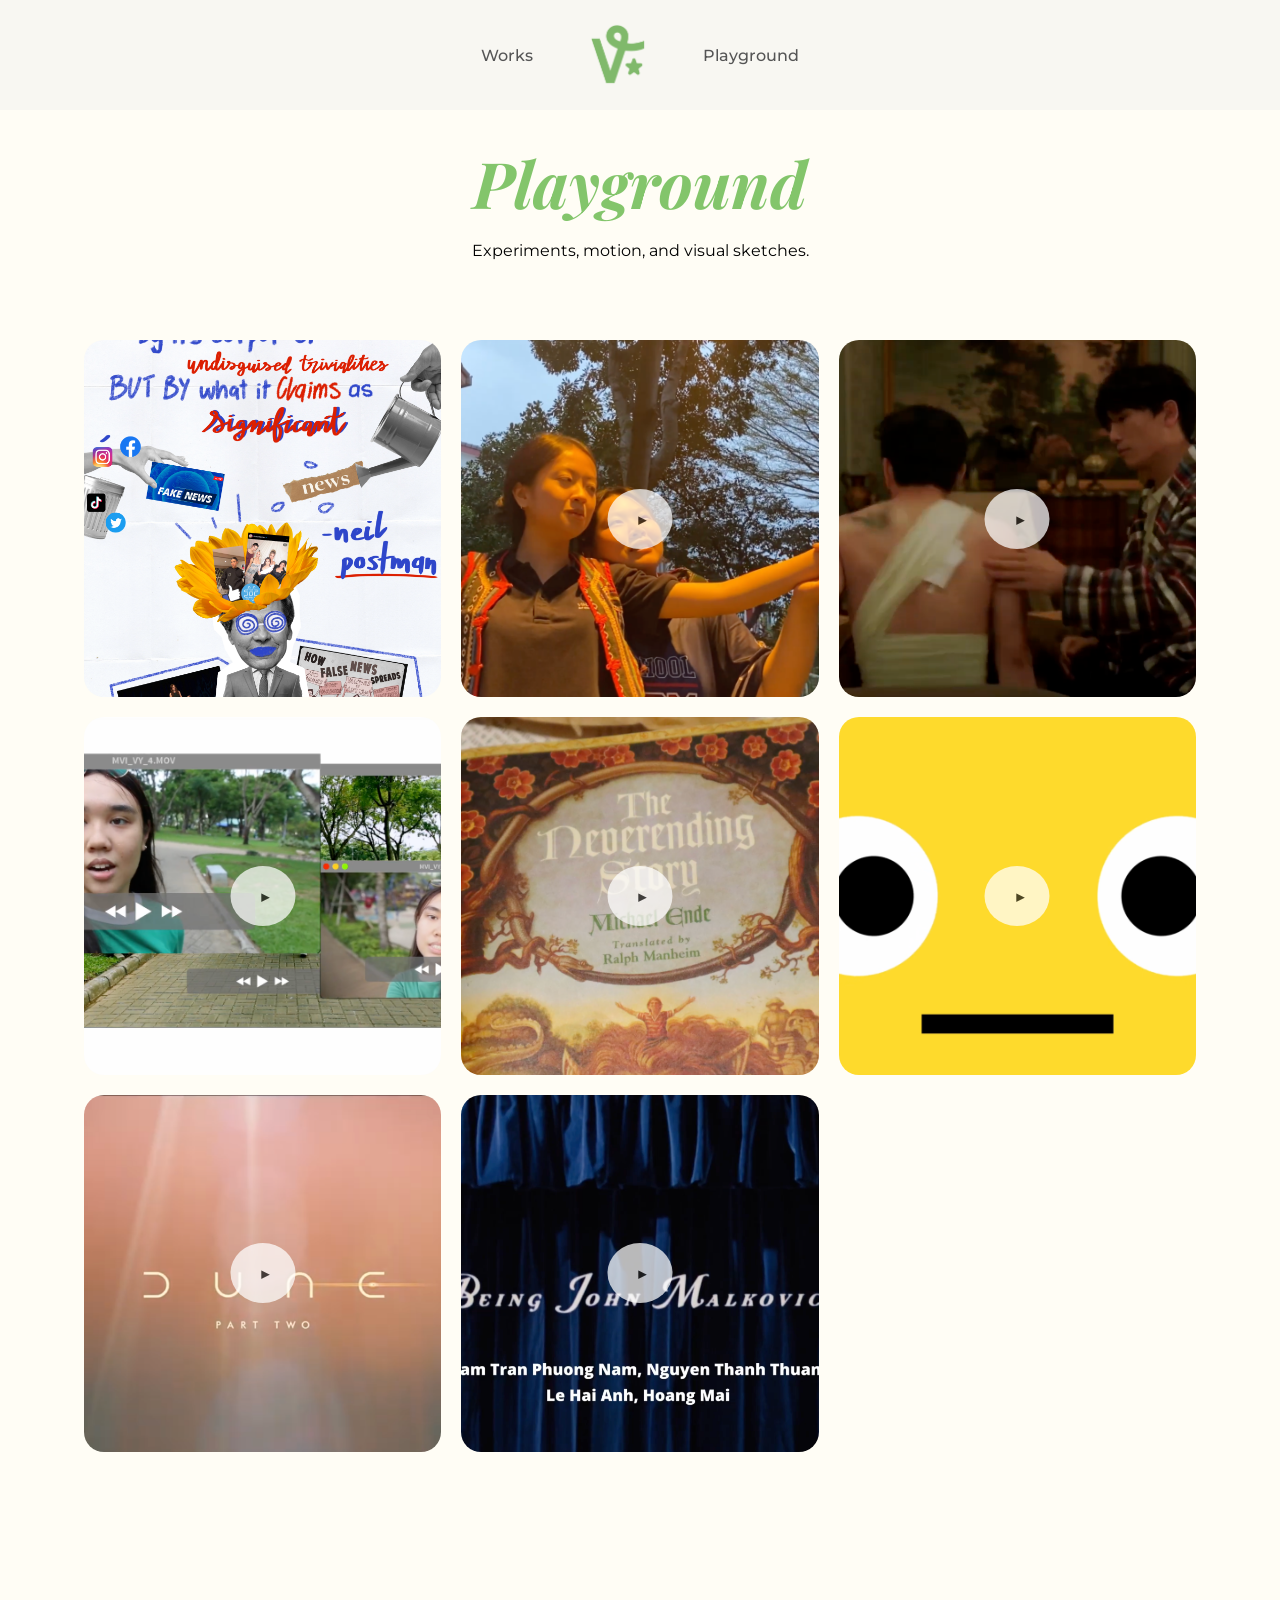
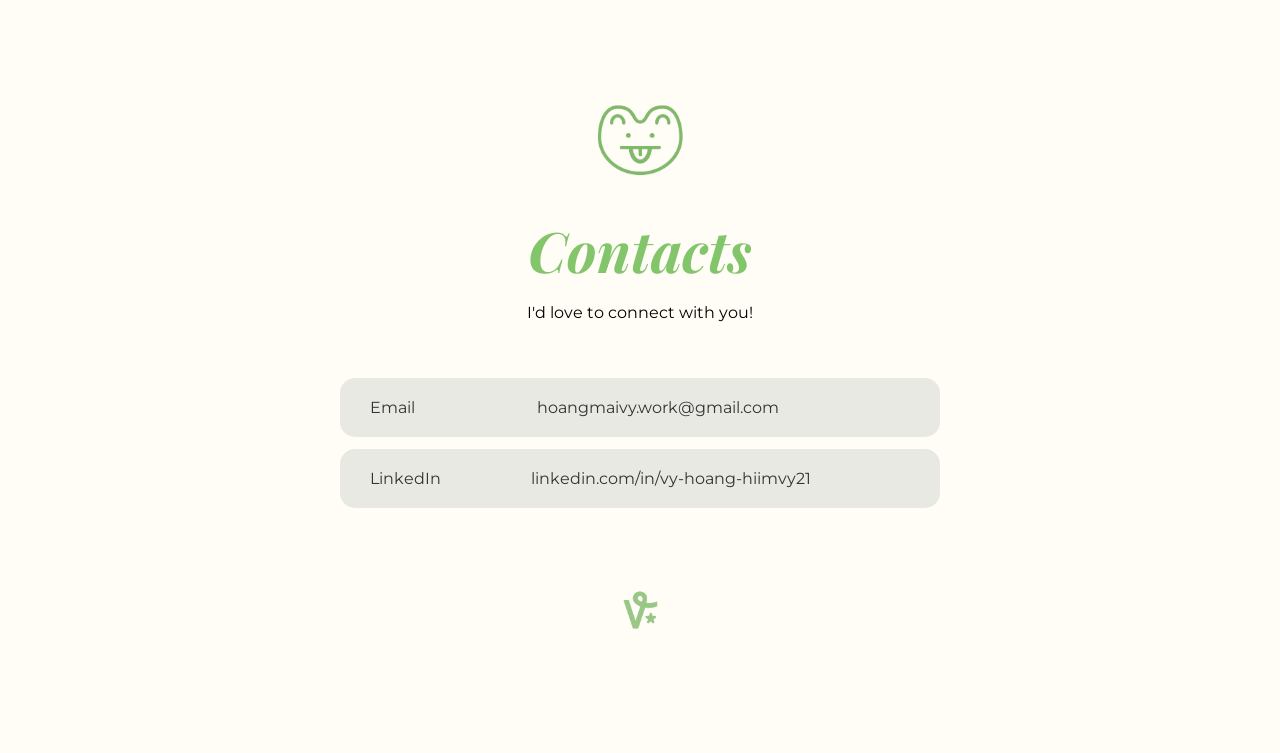
<file: playground.html>
<!DOCTYPE html>
<html lang="en">
<head>
    <meta charset="UTF-8">
    <meta name="viewport" content="width=device-width, initial-scale=1.0">
    <title>hi im vyyy | Multimedia Designer</title>
    <!-- Basic Favicon -->
    <link rel="icon" type="image/png" href="images/favicon.png">
    <!-- Fonts -->
    <link rel="preconnect" href="https://fonts.googleapis.com">
    <link rel="preconnect" href="https://fonts.gstatic.com" crossorigin>
    <link href="https://fonts.googleapis.com/css2?family=Bubblegum+Sans&family=Englebert&family=Fugaz+One&family=Galindo&family=Montserrat:ital,wght@0,100..900;1,100..900&family=Playfair+Display:ital,wght@0,400..900;1,400..900&display=swap" rel="stylesheet">
    <!-- Link to CSS -->
    <link rel="stylesheet" href="style.css">
    <!-- Fancybox CSS -->
    <link rel="stylesheet" href="https://cdn.jsdelivr.net/npm/@fancyapps/ui@5.0/dist/fancybox/fancybox.css" />
</head>
<body>

    <!-- NAVIGATION -->
    <nav class="nav-header">
        <a href="works.html">Works</a>
        <a href="index.html"><img src="images/logo.png" class="nav-logo" alt="logo"></a>
        <a href="playground.html">Playground</a>
    </nav>

    <div id="main-content">
        <main class="playground-section">
            <div class="playground-header">
                <h1>Playground</h1>
                <p>Experiments, motion, and visual sketches.</p>
            </div>

            <div class="gallery-grid">
        
                <!-- PHOTO ITEM -->
                <div class="gallery-item" data-type="image" data-src="images/postman.png">
                    <img src="images/postman.png" alt="PostmanPoster">
                </div>

                <!-- YOUTUBE VIDEO ITEM -->
                <!-- VIDEO ITEM (YouTube) -->
                <div class="gallery-item video-type" data-type="video" data-src="https://www.youtube.com/embed/a9OP219pVC4?autoplay=1">
                    <img src="images/vcap.png" alt="VoChongAPhu">
                    <div class="item-caption">Vợ Chồng A Phủ - Parody</div>
                </div>

                <!-- VIDEO ITEM (YouTube) -->
                <div class="gallery-item video-type" data-type="video" data-src="https://www.youtube.com/embed/4uVK603CCro?autoplay=1">
                    <img src="images/lol.png" alt="LawsOfLove">
                    <div class="item-caption">Laws of Love - Official trailer (The Devil Judge genre recreation)</div>
                </div>

                <div class="gallery-item video-type" data-type="video" data-src="https://www.youtube.com/embed/IuMuVebTOLI?autoplay=1">
                    <img src="images/DigiVidA3.png" alt="DigiVidA3">
                </div>

                <div class="gallery-item video-type" data-type="video" data-src="https://www.youtube.com/embed/YPnMgyRhzw8?autoplay=1">
                    <img src="images/neverending.png" alt="NeverendingStory">
                    <div class="item-caption">The Neverending Story - Book review</div>
                </div>

                <div class="gallery-item video-type" data-type="video" data-src="https://www.youtube.com/embed/vkxXj57e1hk?autoplay=1">
                    <img src="images/DigiVid A1.png" alt="DigiVidA1">
                </div>

                <div class="gallery-item video-type" data-type="video" data-src="https://www.youtube.com/embed/wkq-NOhBEKY?autoplay=1">
                    <img src="images/Dune.png" alt="DunePartTwo">
                    <div class="item-caption">Dune: Part Two - Video Essay</div>
                </div>

                <div class="gallery-item video-type" data-type="video" data-src="https://www.youtube.com/embed/k1X9kzhUrWY?autoplay=1">
                    <img src="images/being.png" alt="BeingJohnMalkovich">
                    <div class="item-caption">Being John Malkovich - Video Essay</div>
                </div>

                <!-- Add as many as you want... -->

            </div>
        </main>
    </div>

    <div id="lightbox-overlay" class="hidden">
        <button id="close-btn">&times;</button>
        <div id="lightbox-content">
            <!-- Content gets injected here by JS -->
        </div>
    </div>

    <!-- CONTACT FOOTER -->
    <div id="footer-placeholder"></div>

    <script src="script.js"></script>
</body>
</html>
</file>
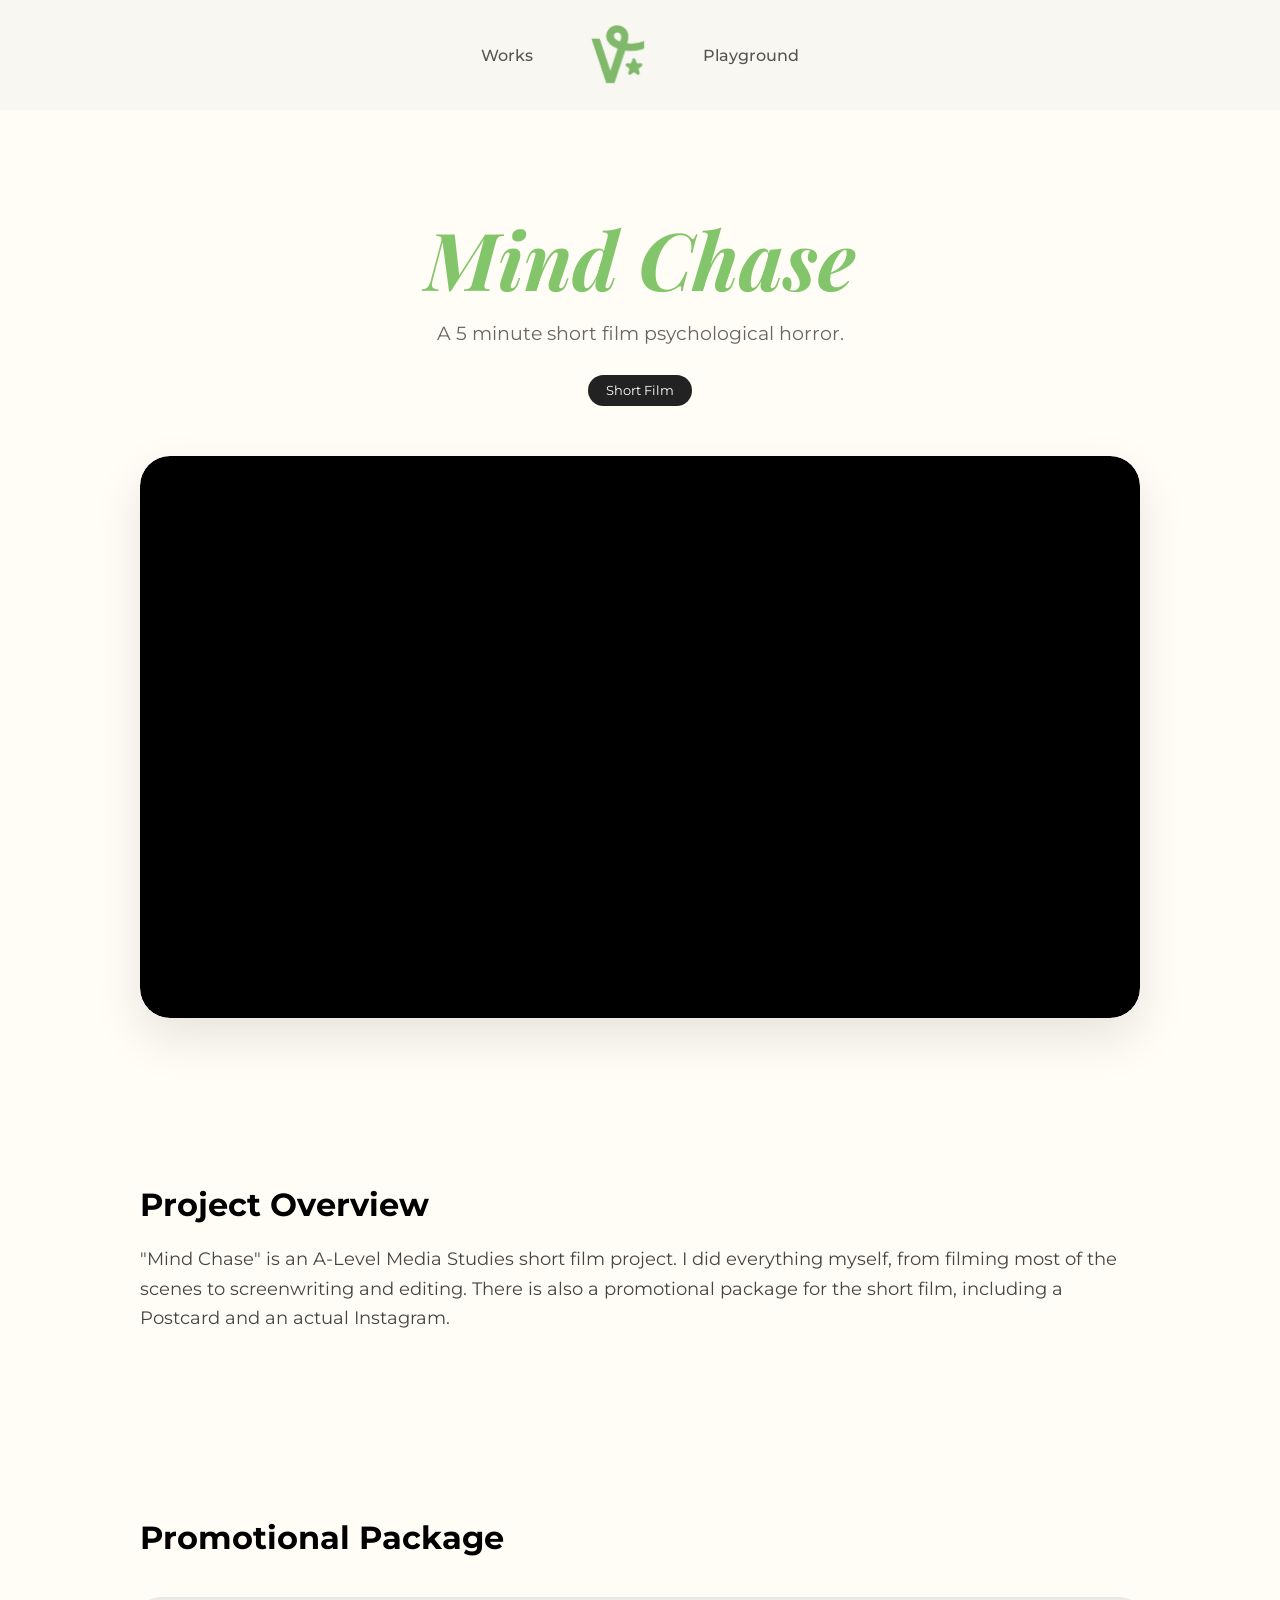
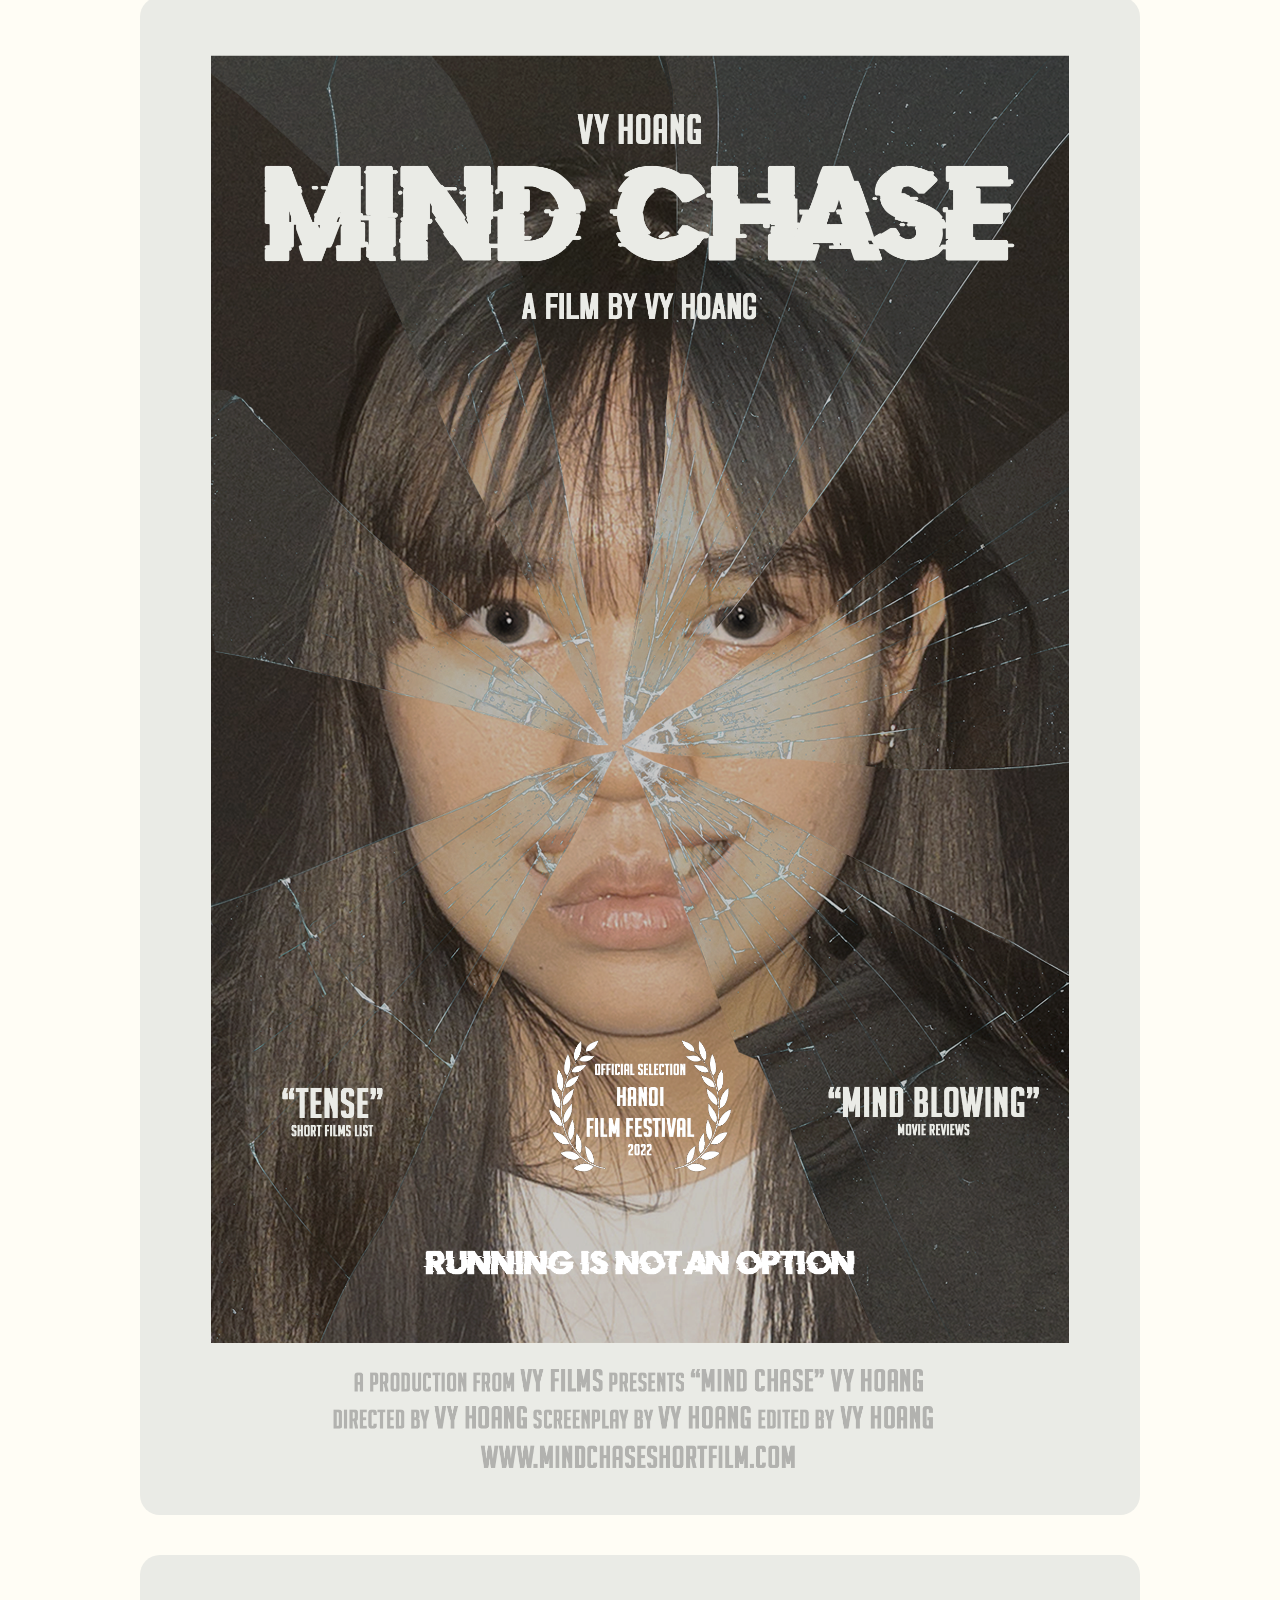
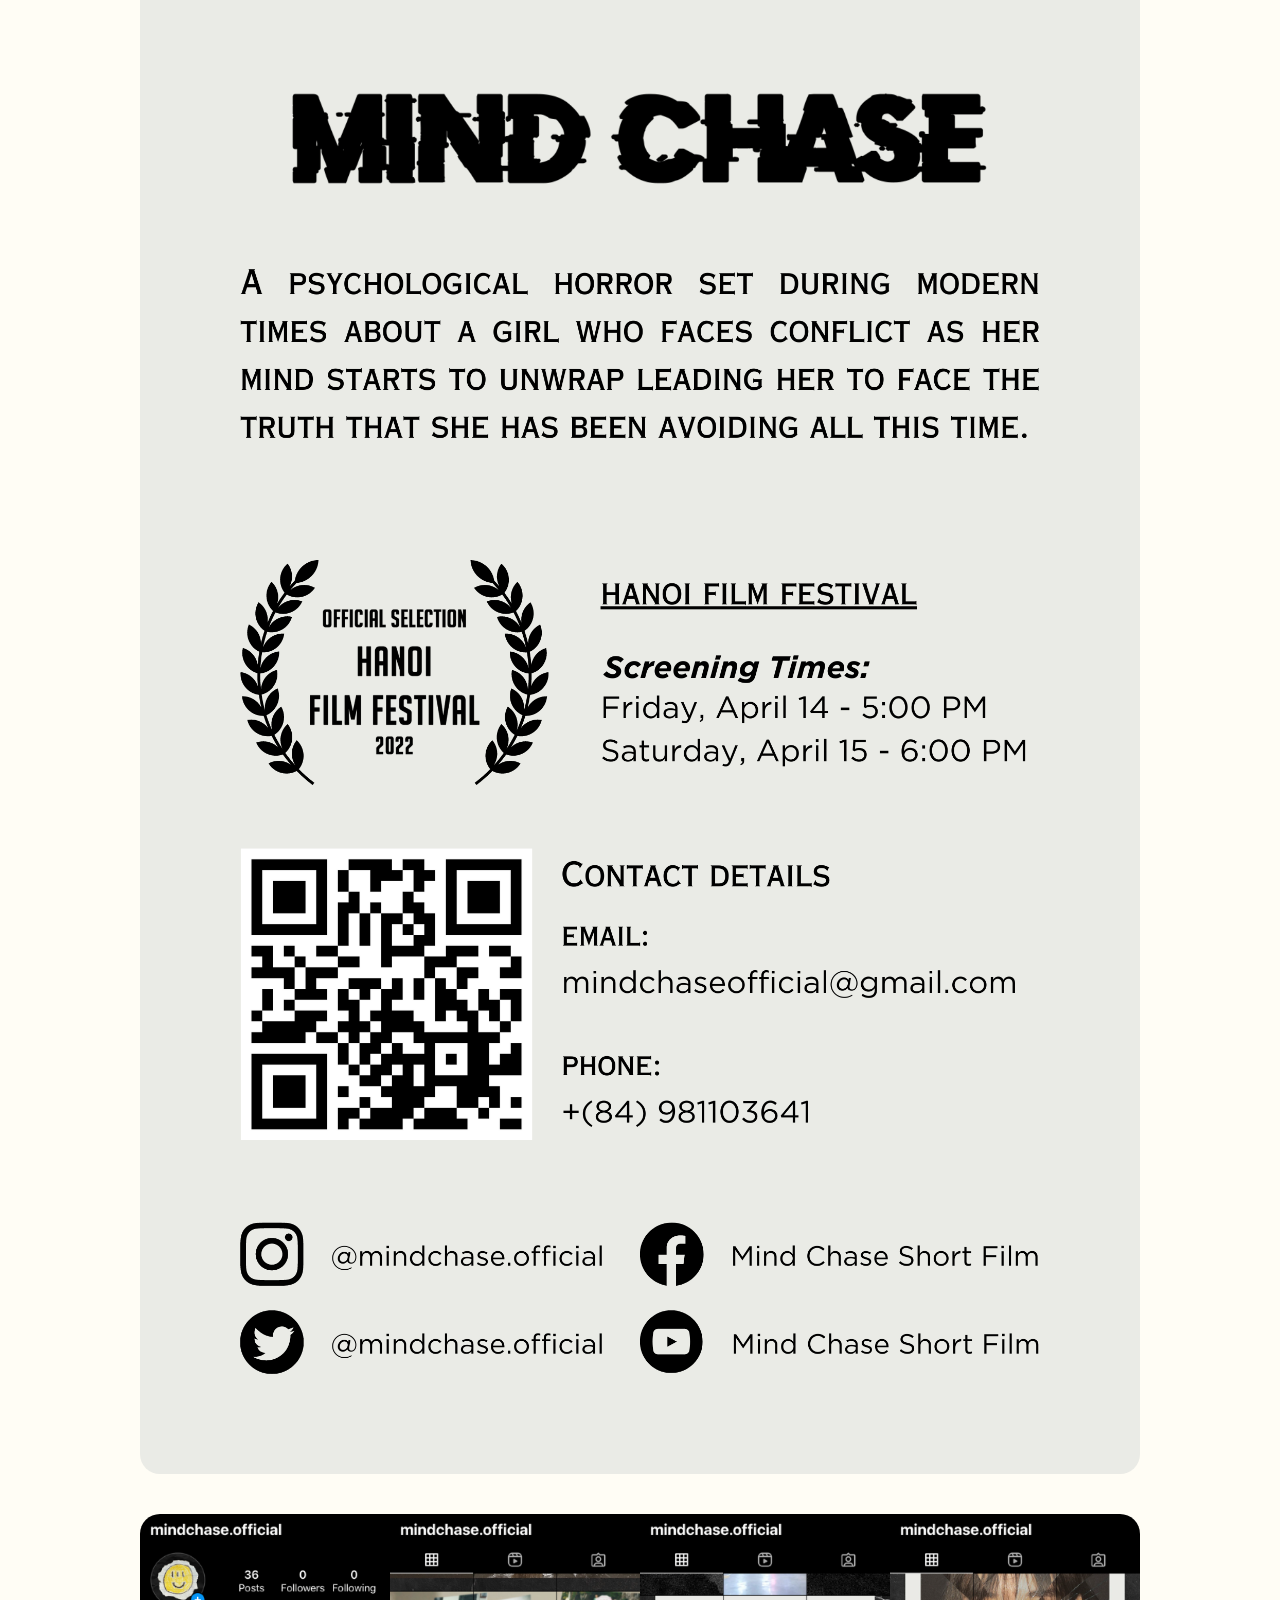
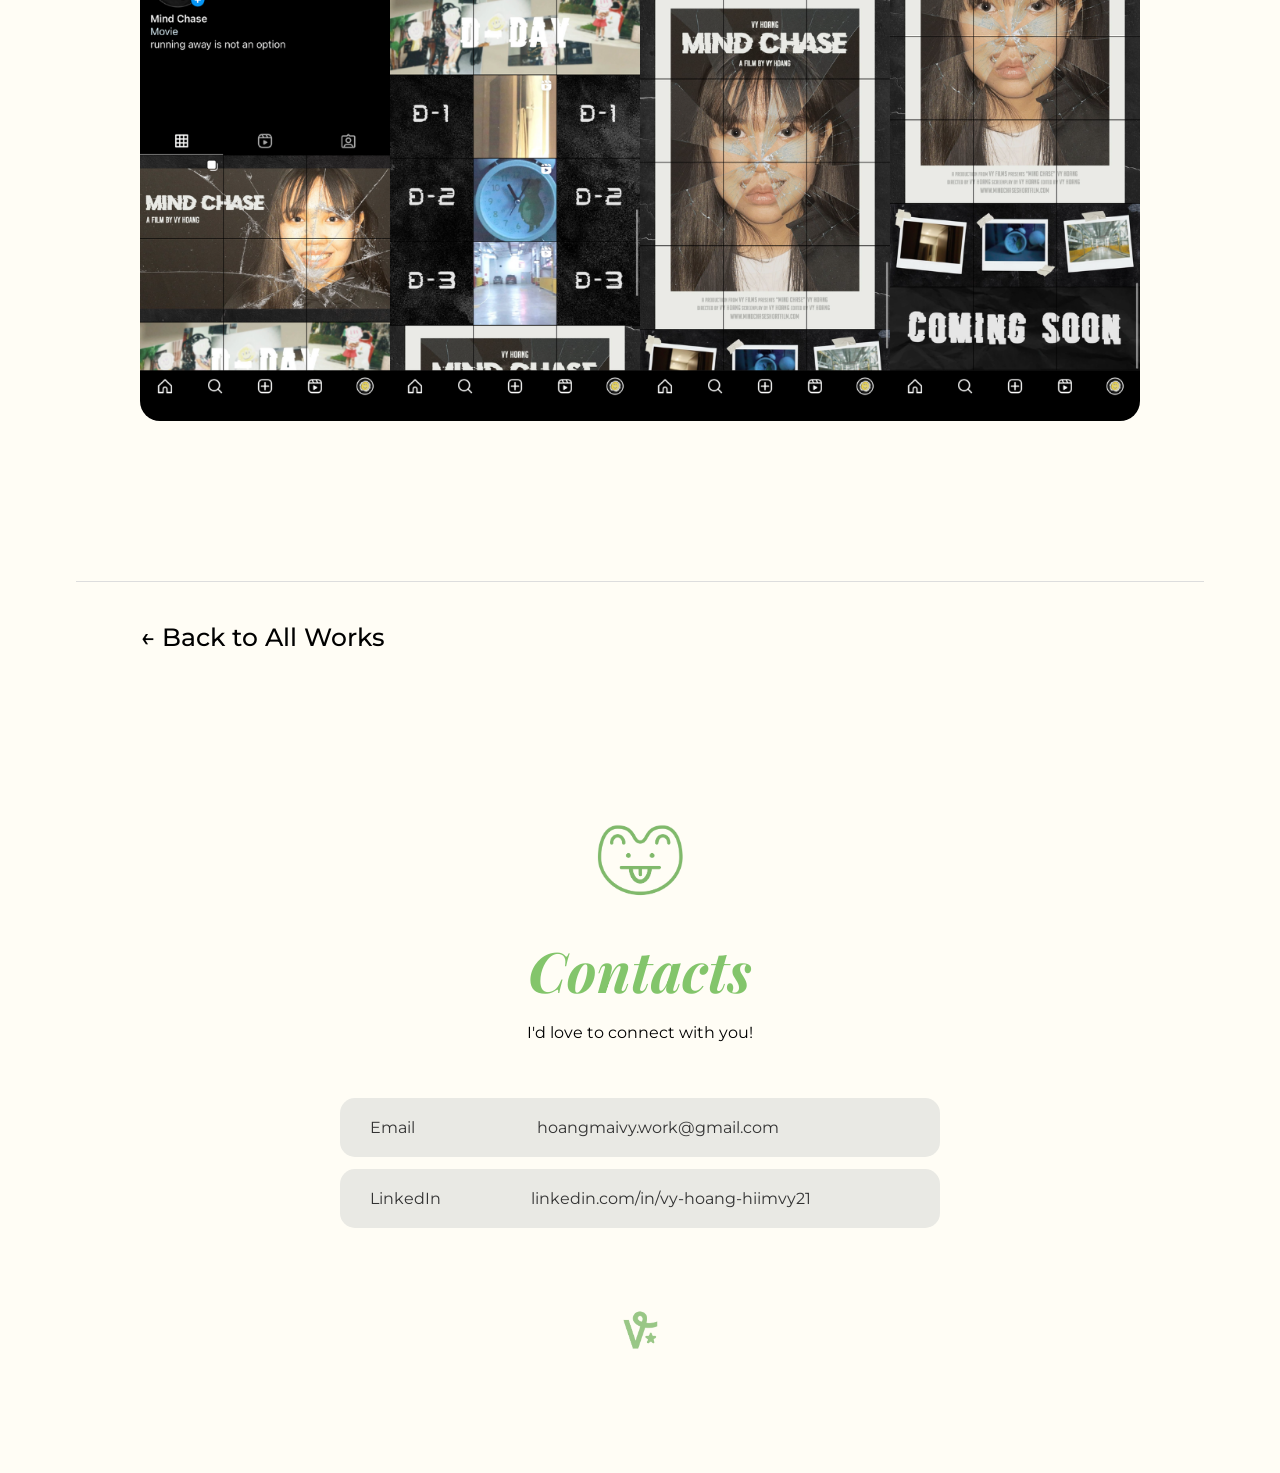
<file: project-four.html>
<!DOCTYPE html>
<html lang="en">
<head>
    <meta charset="UTF-8">
    <meta name="viewport" content="width=device-width, initial-scale=1.0">
    <title>hi im vyyy | Multimedia Designer</title>
    <!-- Basic Favicon -->
    <link rel="icon" type="image/png" href="images/favicon.png">
    <!-- Fonts -->
    <link rel="preconnect" href="https://fonts.googleapis.com">
    <link rel="preconnect" href="https://fonts.gstatic.com" crossorigin>
    <link href="https://fonts.googleapis.com/css2?family=Bubblegum+Sans&family=Englebert&family=Fugaz+One&family=Galindo&family=Montserrat:ital,wght@0,100..900;1,100..900&family=Playfair+Display:ital,wght@0,400..900;1,400..900&display=swap" rel="stylesheet">
    <!-- Link to CSS -->
    <link rel="stylesheet" href="style.css">
</head>
<body>

    <!-- NAVIGATION -->
    <nav class="nav-header">
        <a href="works.html">Works</a>
        <a href="index.html"><img src="images/logo.png" class="nav-logo" alt="logo"></a>
        <a href="playground.html">Playground</a>
    </nav>

    <!-- PROJECT HERO -->
    <header class="project-detail-hero">
        <h1>Mind Chase</h1>
        <p class="project-subtitle">A 5 minute short film psychological horror.</p>
        <span class="tag">Short Film</span>
        
        <div class="main-hero-image">
            <div class="video-container">
                <!-- Replace 'YOUR_VIDEO_ID' with the actual ID from your YouTube link -->
                <iframe 
                    src="https://www.youtube.com/embed/vWAR7bRb0Sk" 
                    title="YouTube video player" 
                    frameborder="0" 
                    allow="accelerometer; autoplay; clipboard-write; encrypted-media; gyroscope; picture-in-picture; web-share" 
                    allowfullscreen>
                </iframe>
            </div>
        </div>
    </header>

    <!-- PROJECT OVERVIEW -->
    <section class="project-info-section">
            <div class="description">
                <h2>Project Overview</h2>
                <p>"Mind Chase" is an A-Level Media Studies short film project. I did everything myself, from filming most of the scenes to screenwriting and editing.
                     There is also a promotional package for the short film, including a Postcard and an actual Instagram.</p>
            </div>
        <!-- 
        <div class="overview-grid">
            <div class="meta-info">
                <div class="info-item"><strong>Client:</strong> <span>FinFlow, a pre-seed fintech startup</span></div>
                <div class="info-item"><strong>Industry:</strong> <span>SaaS, Fintech</span></div>
                <div class="info-item"><strong>Timeline:</strong> <span>8 weeks (2024)</span></div>
                <div class="info-item"><strong>My Role:</strong> <span>Lead Product Designer</span></div>
            </div>
            -->
        </div>
    </section>

    <!-- PROCESS IMAGES -->
    <section class="process-section">
        <h2>Promotional Package</h2>
        <div class="process-gallery">
            <img src="images/Mind Chase final postcards.png" alt="Postcard Front">
            <img src="images/Mind chase postcard.png" alt="Postcard Back">
            <img src="images/Mind Chase social.png" alt="Social">
        </div>
    </section>

    <!-- BOTTOM NAVIGATION -->
    <nav class="project-pagination">
        <a href="works.html" class="back-link">← Back to All Works</a>
    </nav>

    <!-- CONTACT FOOTER (Injected via script.js) -->
    <div id="footer-placeholder"></div>

    <script src="script.js"></script>
</body>
</html>
</file>
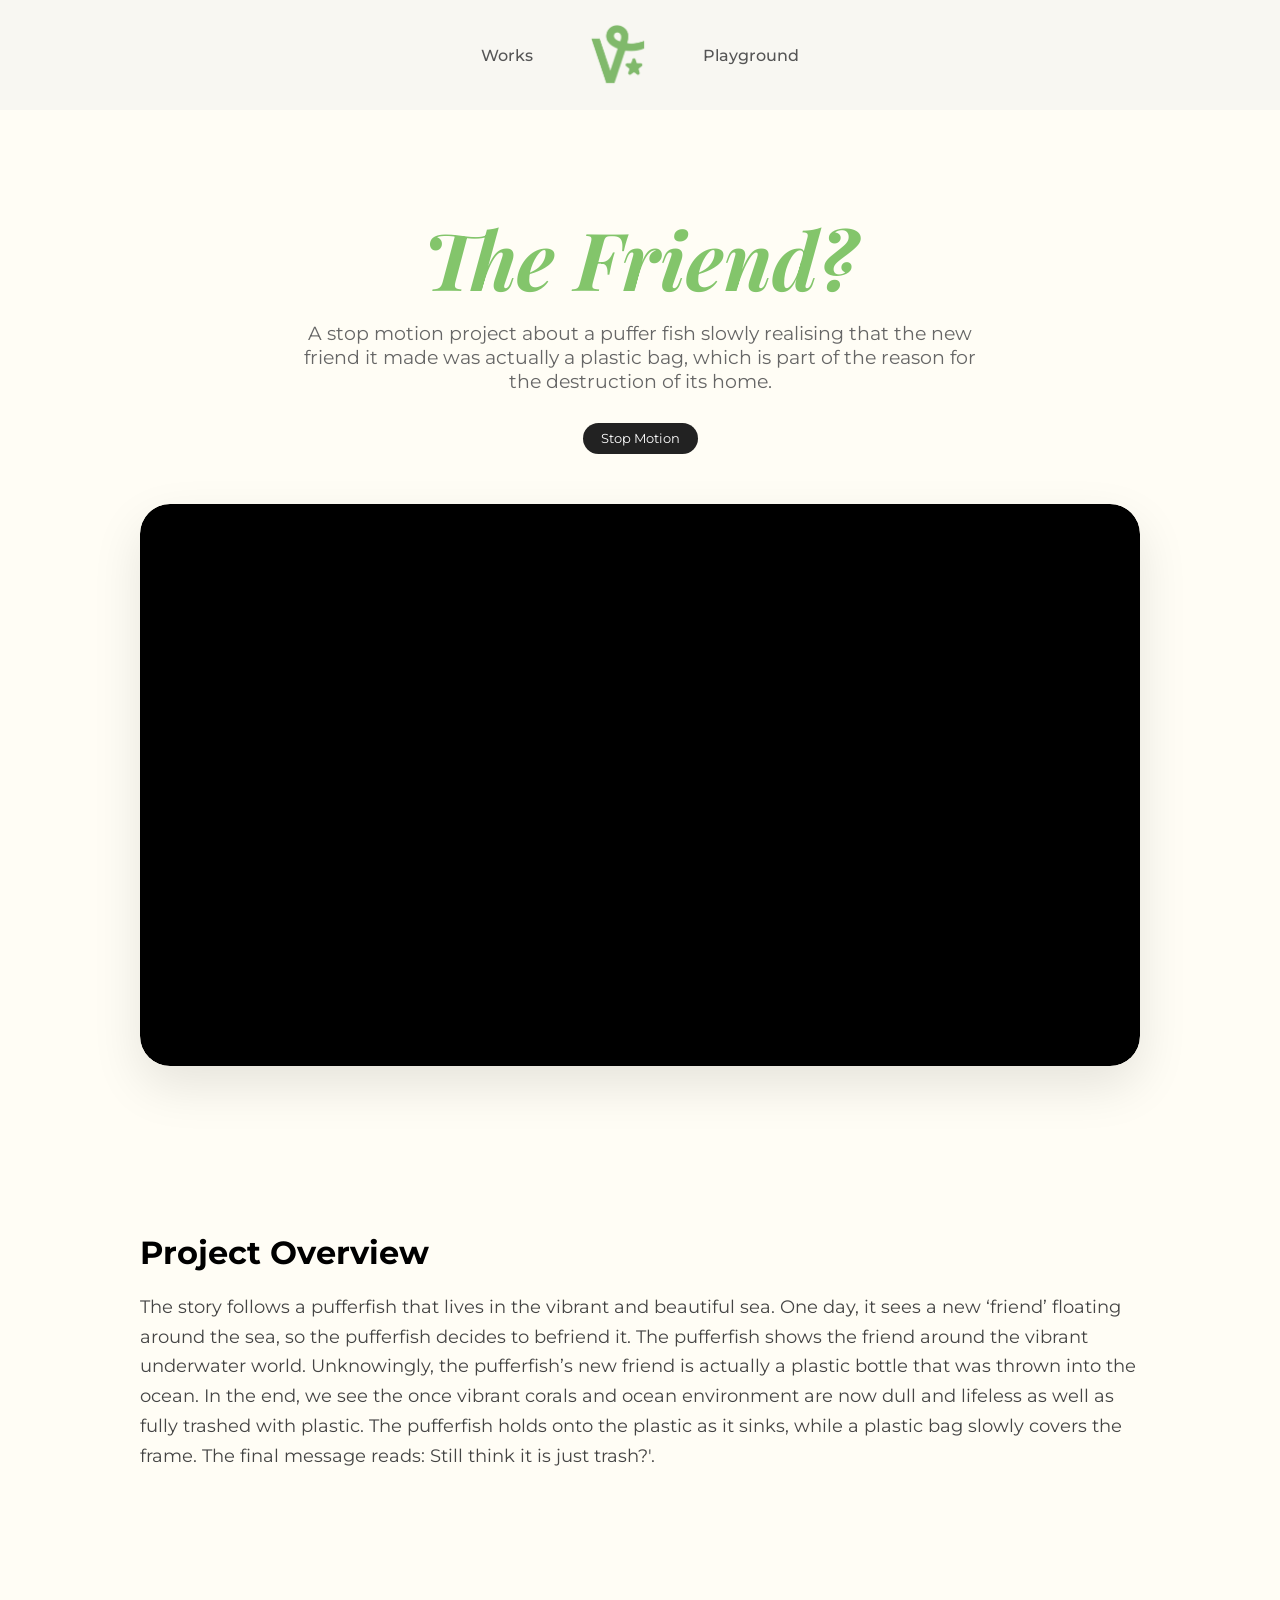
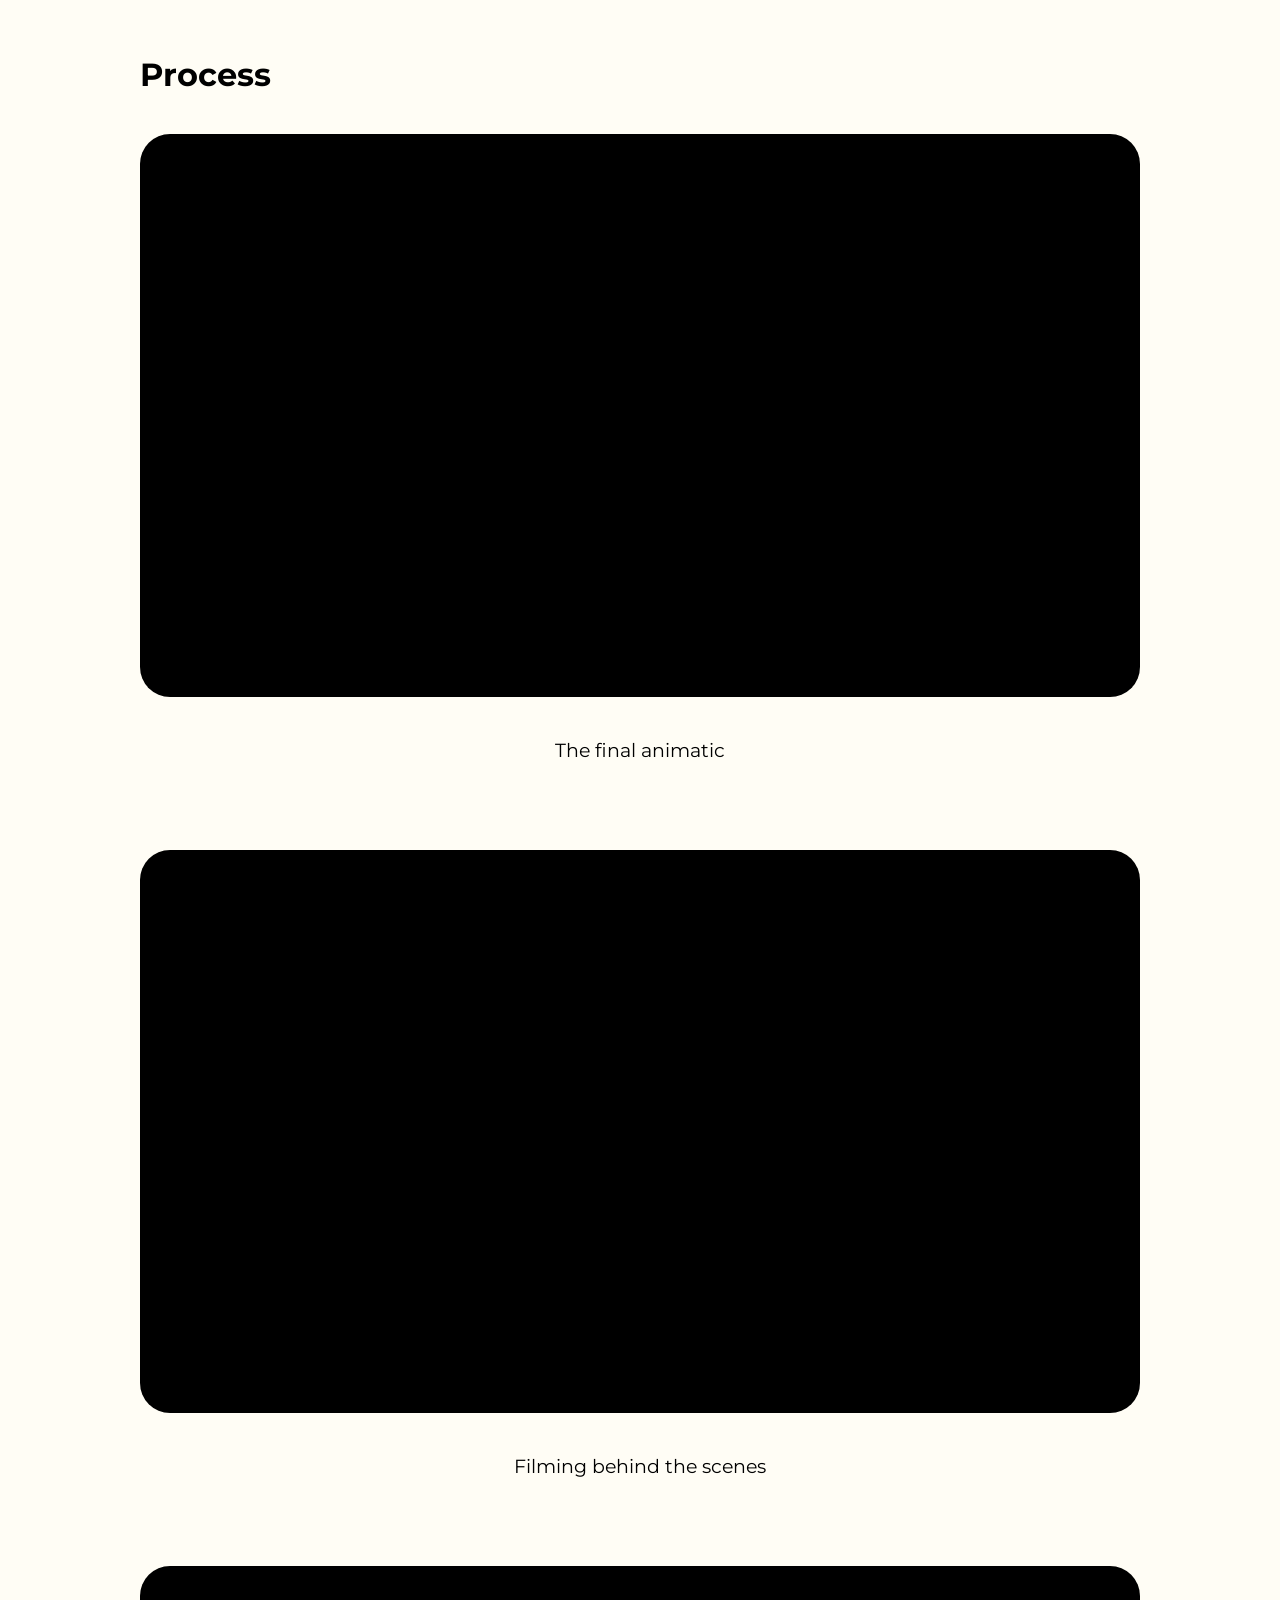
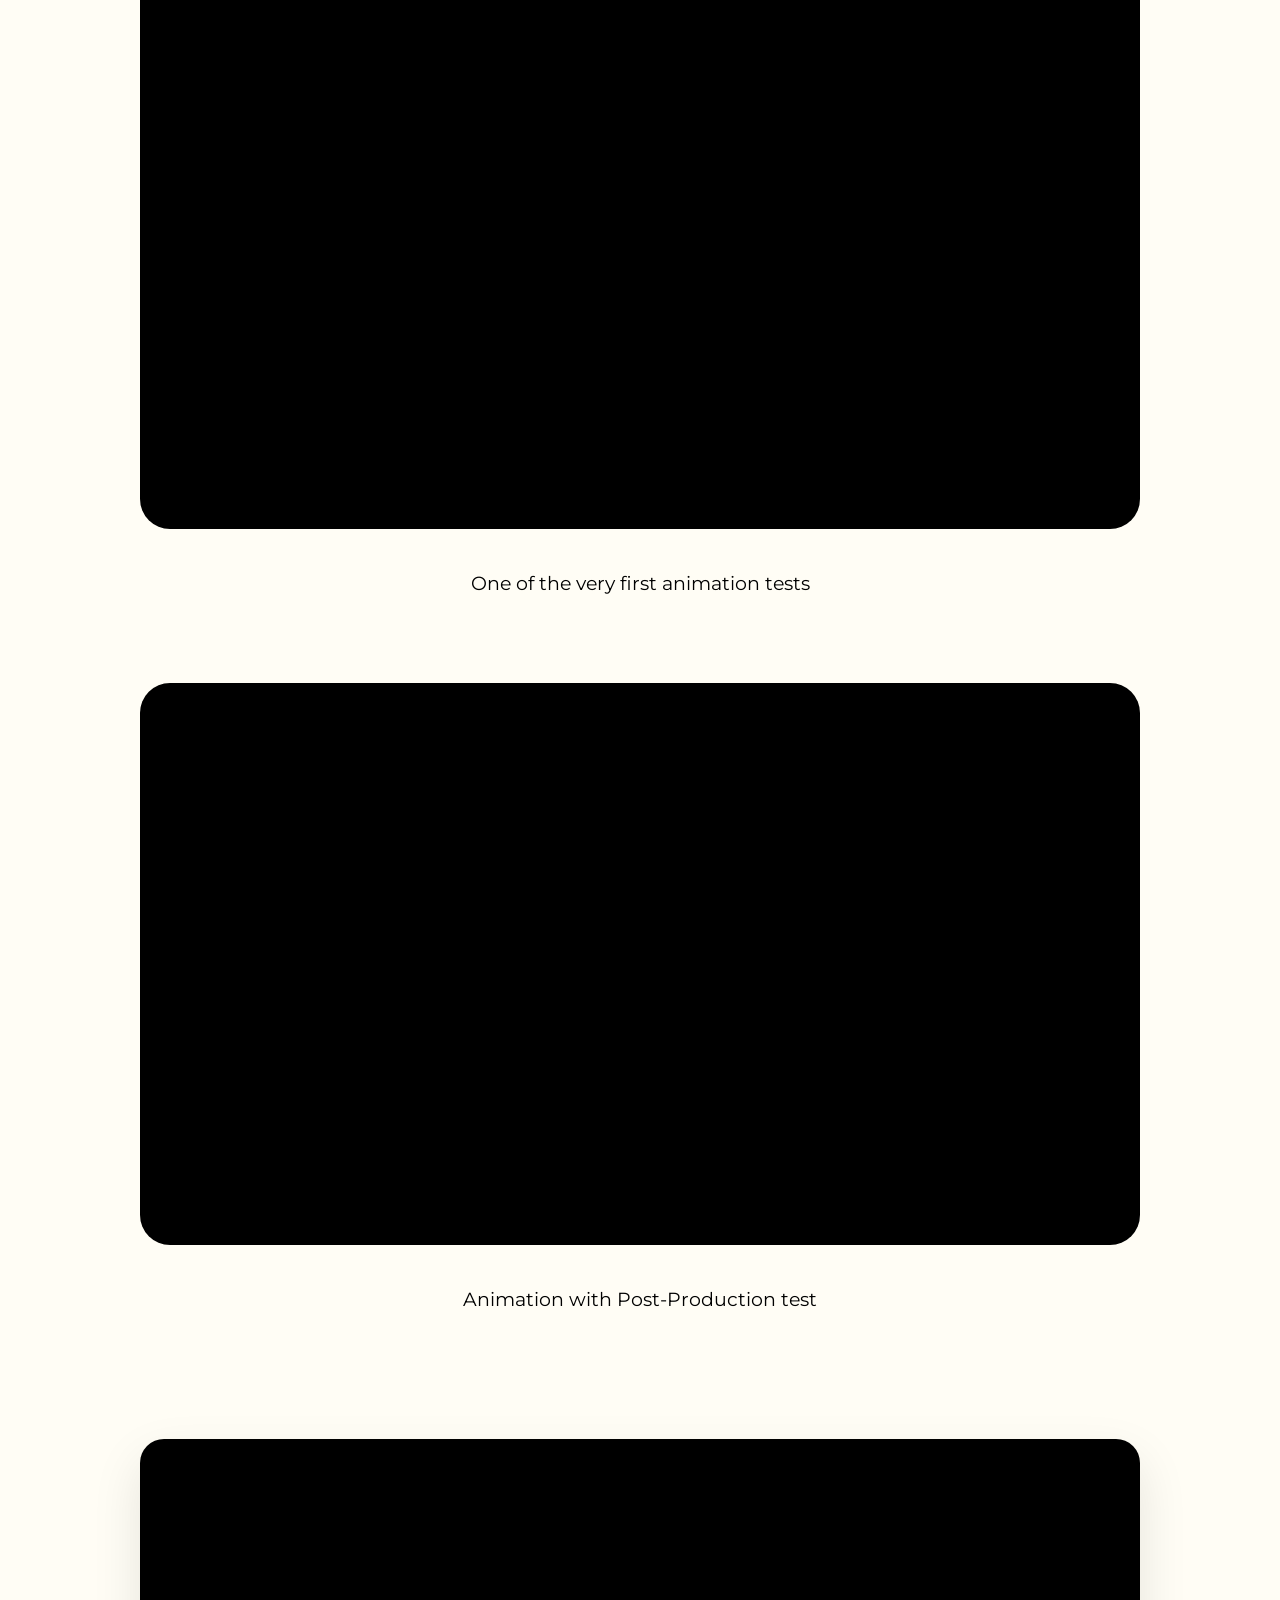
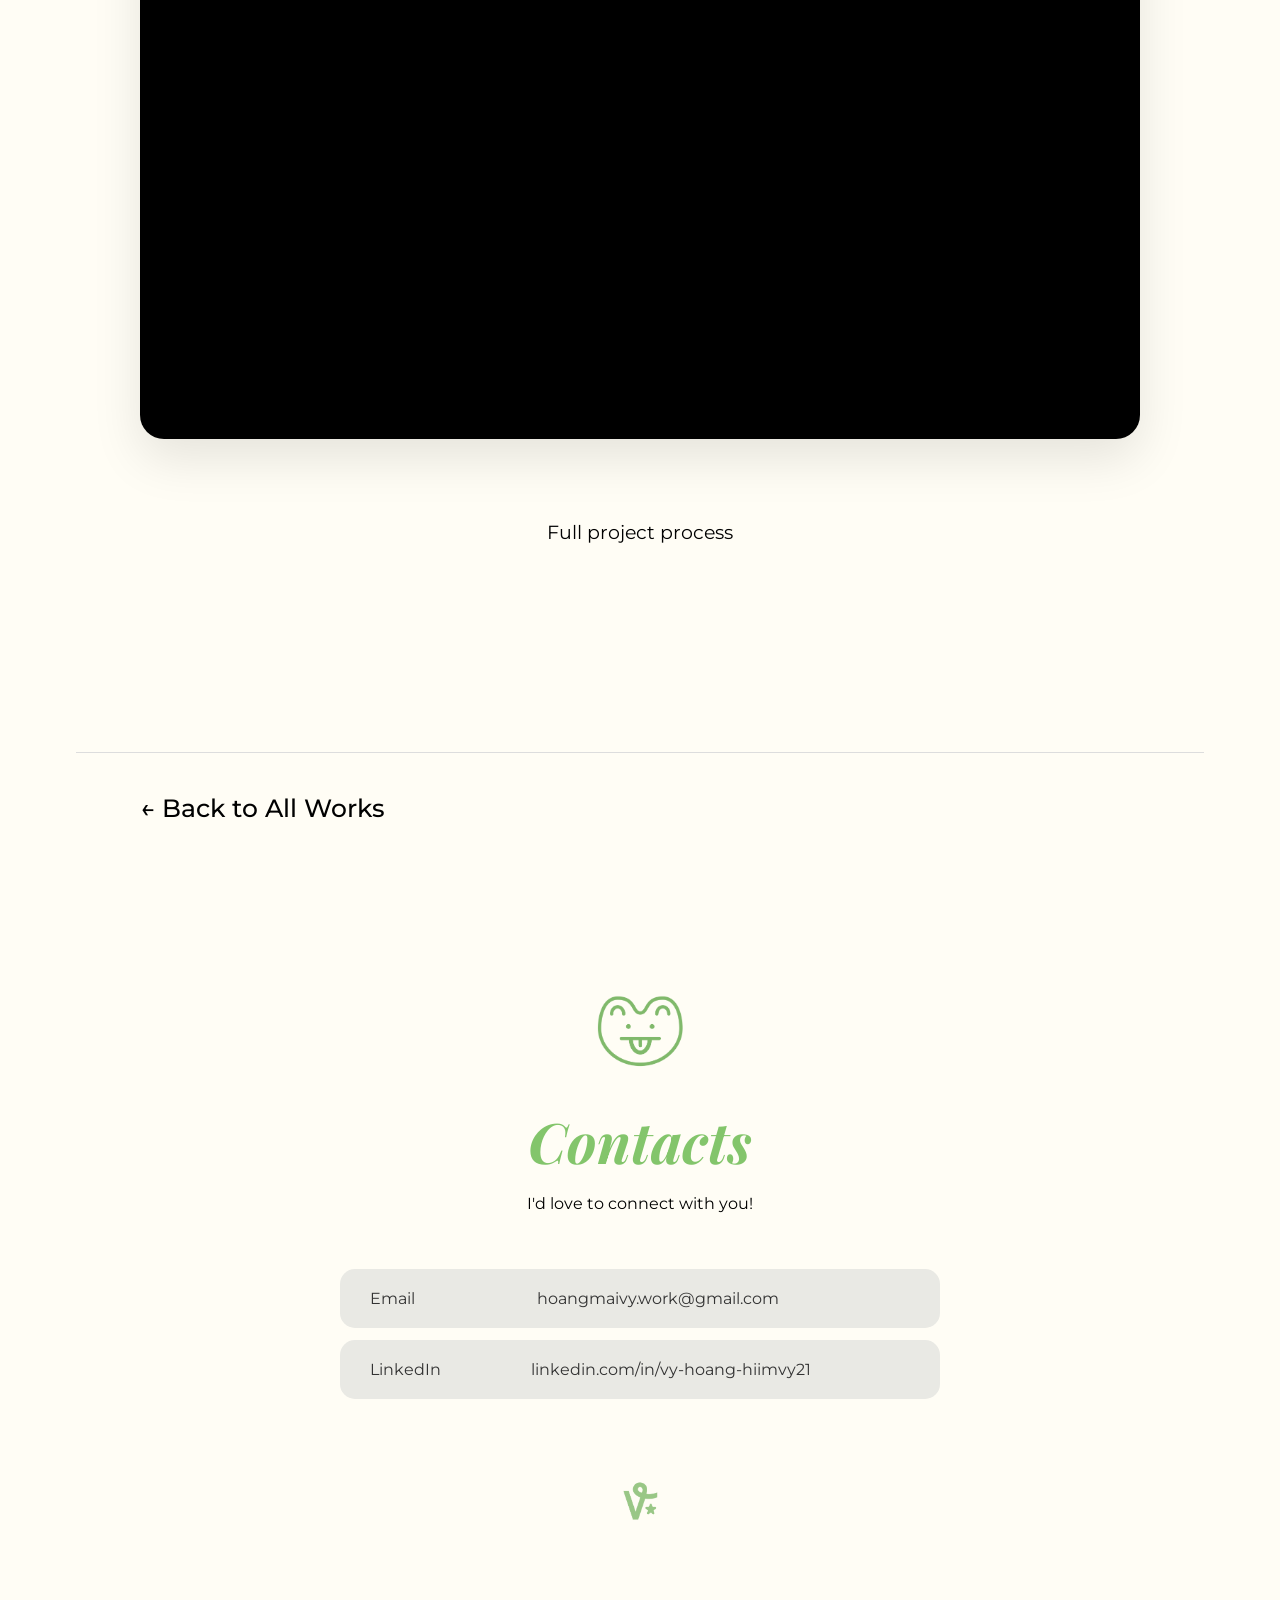
<file: project-one.html>
<!DOCTYPE html>
<html lang="en">
<head>
    <meta charset="UTF-8">
    <meta name="viewport" content="width=device-width, initial-scale=1.0">
    <title>hi im vyyy | Multimedia Designer</title>
    <!-- Basic Favicon -->
    <link rel="icon" type="image/png" href="images/favicon.png">
    <!-- Fonts -->
    <link rel="preconnect" href="https://fonts.googleapis.com">
    <link rel="preconnect" href="https://fonts.gstatic.com" crossorigin>
    <link href="https://fonts.googleapis.com/css2?family=Bubblegum+Sans&family=Englebert&family=Fugaz+One&family=Galindo&family=Montserrat:ital,wght@0,100..900;1,100..900&family=Playfair+Display:ital,wght@0,400..900;1,400..900&display=swap" rel="stylesheet">
    <!-- Link to CSS -->
    <link rel="stylesheet" href="style.css">
</head>
<body>

    <!-- NAVIGATION -->
    <nav class="nav-header">
        <a href="works.html">Works</a>
        <a href="index.html"><img src="images/logo.png" class="nav-logo" alt="logo"></a>
        <a href="playground.html">Playground</a>
    </nav>

    <!-- PROJECT HERO -->
    <header class="project-detail-hero">
        <h1>The Friend?</h1>
        <p class="project-subtitle">A stop motion project about a puffer fish slowly realising that the new friend it made was actually a plastic bag, which is part of the reason for the destruction of its home. </p>
        <span class="tag">Stop Motion</span>
        
        <div class="main-hero-image">
            <div class="video-container">
                <!-- Replace 'YOUR_VIDEO_ID' with the actual ID from your YouTube link -->
                <iframe 
                    src="https://www.youtube.com/embed/HB3xEG3A4Ks" 
                    title="YouTube video player" 
                    frameborder="0" 
                    allow="accelerometer; autoplay; clipboard-write; encrypted-media; gyroscope; picture-in-picture; web-share" 
                    allowfullscreen>
                </iframe>
            </div>
        </div>
    </header>

    <!-- PROJECT OVERVIEW -->
    <section class="project-info-section">
        <div class="description">
                <h2>Project Overview</h2>
                <p>The story follows a pufferfish that lives in the vibrant and beautiful sea. One day, it sees a new ‘friend’ floating around the sea, so the pufferfish decides to befriend it. 
                    The pufferfish shows the friend around the vibrant underwater world. Unknowingly, the pufferfish’s new friend is actually a plastic bottle that was thrown into the ocean. 
                    In the end, we see the once vibrant corals and ocean environment are now dull and lifeless as well as fully trashed with plastic. 
                    The pufferfish holds onto the plastic as it sinks, while a plastic bag slowly covers the frame. The final message reads: Still think it is just trash?'.</p>
        </div>
        <!-- 
        <div class="overview-grid">
            <div class="meta-info">
                <div class="info-item"><strong>Timeline:</strong> <span>12 weeks (2025)</span></div>
                <div class="info-item"><strong>My Role:</strong> <span>Director of Photography, Video Editor, Post-Production Lead (Team of 4)</span></div>
            </div>
        </div>
        -->
    </section>

    <!-- PROCESS IMAGES -->
    <section class="process-section">
        <h2>Process</h2>
        <div class="process-gallery">
            <div class="video-container">
                <!-- Replace 'YOUR_VIDEO_ID' with the actual ID from your YouTube link -->
                <iframe 
                    src="https://www.youtube.com/embed/RhcR6NvN9nY" 
                    title="YouTube video player" 
                    frameborder="0" 
                    allow="accelerometer; autoplay; clipboard-write; encrypted-media; gyroscope; picture-in-picture; web-share" 
                    allowfullscreen>
                </iframe>
            </div>
            <p class="caption">The final animatic</p>
            <div class="video-container">
                <!-- Replace 'YOUR_VIDEO_ID' with the actual ID from your YouTube link -->
                <iframe 
                    src="https://www.youtube.com/embed/FRafgYbw-oY" 
                    title="YouTube video player" 
                    frameborder="0" 
                    allow="accelerometer; autoplay; clipboard-write; encrypted-media; gyroscope; picture-in-picture; web-share" 
                    allowfullscreen>
                </iframe>
            </div>
            <p class="caption">Filming behind the scenes</p>
            <div class="video-container">
                <!-- Replace 'YOUR_VIDEO_ID' with the actual ID from your YouTube link -->
                <iframe 
                    src="https://www.youtube.com/embed/AnSuZ2rNpig" 
                    title="YouTube video player" 
                    frameborder="0" 
                    allow="accelerometer; autoplay; clipboard-write; encrypted-media; gyroscope; picture-in-picture; web-share" 
                    allowfullscreen>
                </iframe>
            </div>
            <p class="caption">One of the very first animation tests</p>
            <div class="video-container">
                <!-- Replace 'YOUR_VIDEO_ID' with the actual ID from your YouTube link -->
                <iframe 
                    src="https://www.youtube.com/embed/ui6w5xiG2II" 
                    title="YouTube video player" 
                    frameborder="0" 
                    allow="accelerometer; autoplay; clipboard-write; encrypted-media; gyroscope; picture-in-picture; web-share" 
                    allowfullscreen>
                </iframe>
            </div>
            <p class="caption">Animation with Post-Production test</p>
            <!-- PDF Slideshow Container -->
             <div class="pdf-slideshow-container">
                <iframe 
                    src="https://drive.google.com/file/d/1tsbHpkQAeCWbLv7qs85AtmAlfB-YjjLL/preview" 
                    width="100%" 
                    height="600px" 
                    allow="autoplay" 
                    style="border: none; border-radius: 20px;">
                </iframe>
            </div>
            <p class="caption">Full project process</p>
            
            <!-- 
            <img src="https://images.unsplash.com/photo-1581291518633-83b4ebd1d83e?q=80&w=1000" alt="Process Step 1">
            <img src="https://images.unsplash.com/photo-1586717791821-3f44a563eb4c?q=80&w=1000" alt="Process Step 2">
            <img src="https://images.unsplash.com/photo-1542744173-8e7e53415bb0?q=80&w=1000" alt="Process Step 3">
            -->
        </div>
    </section>

    <!-- BOTTOM NAVIGATION -->
    <nav class="project-pagination">
        <a href="works.html" class="back-link">← Back to All Works</a>
    </nav>

    <!-- CONTACT FOOTER (Injected via script.js) -->
    <div id="footer-placeholder"></div>

    <script src="script.js"></script>
</body>
</html>
</file>
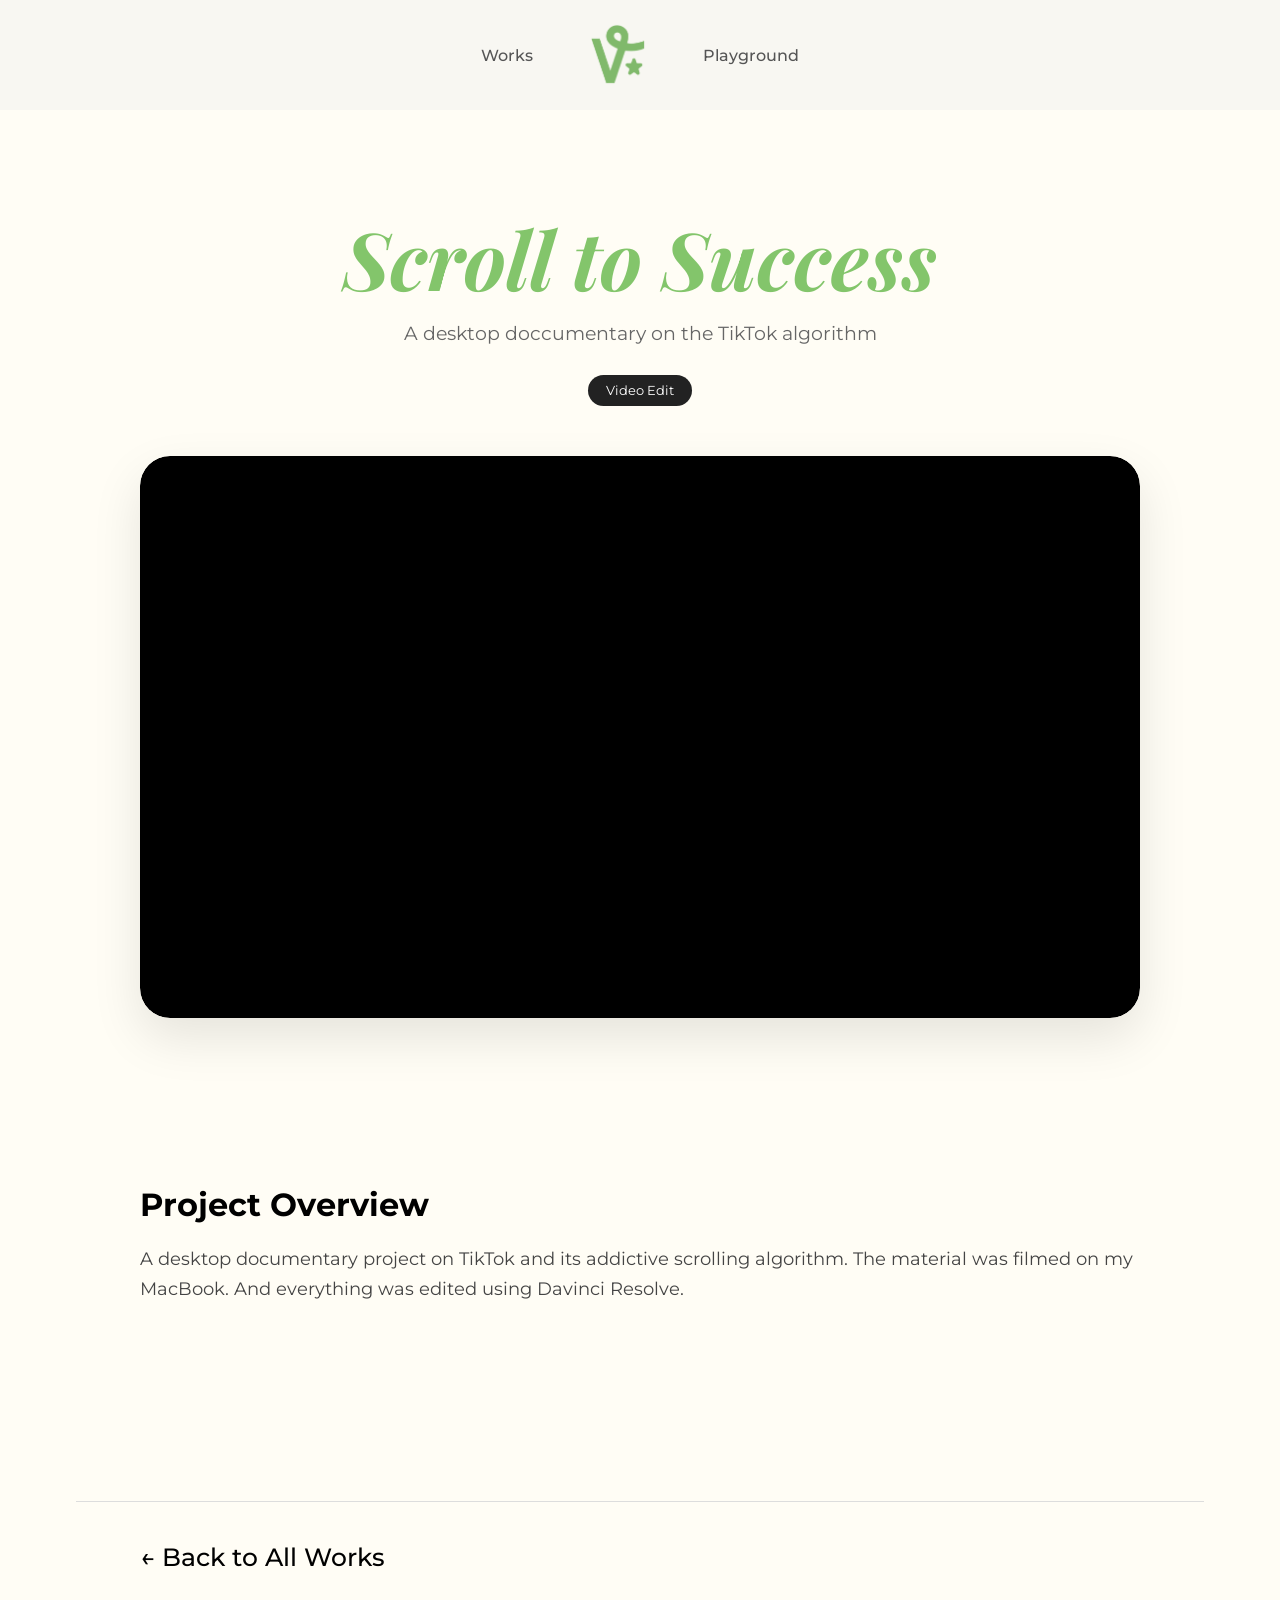
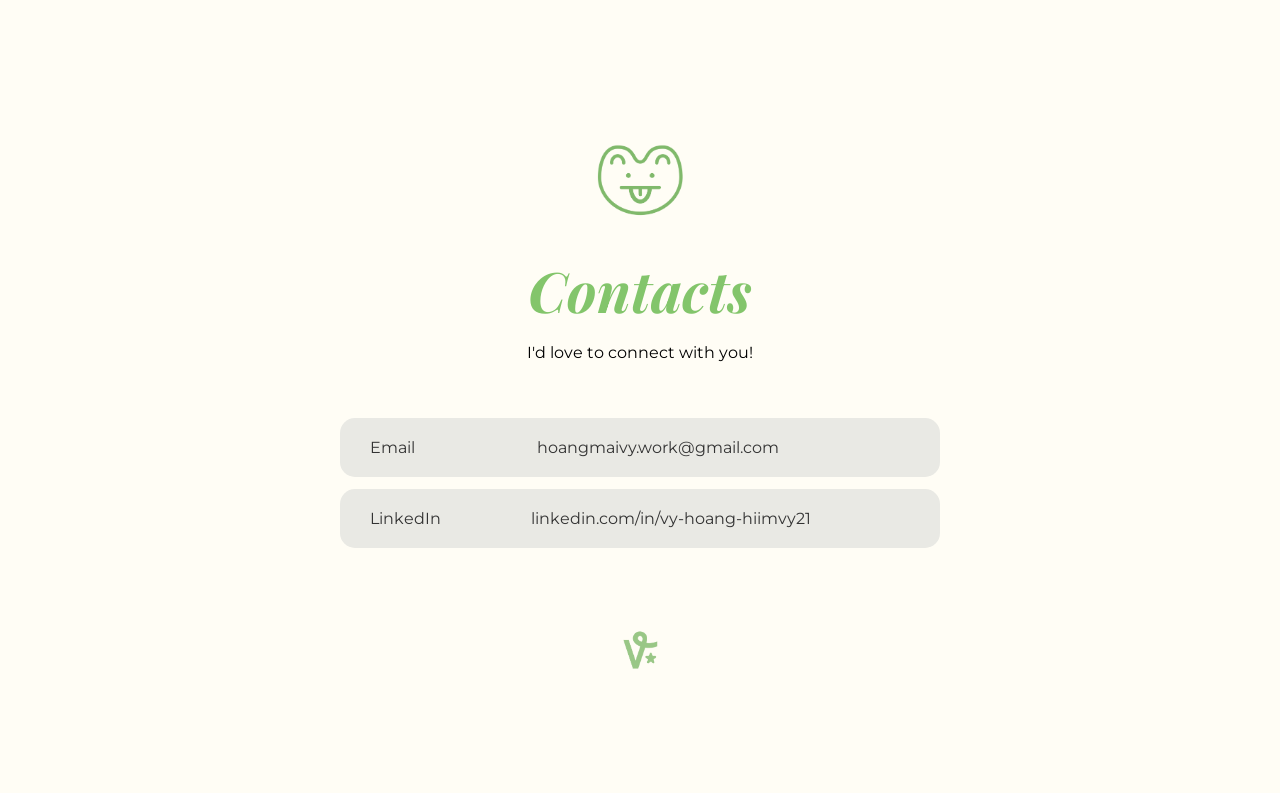
<file: project-three.html>
<!DOCTYPE html>
<html lang="en">
<head>
    <meta charset="UTF-8">
    <meta name="viewport" content="width=device-width, initial-scale=1.0">
    <title>hi im vyyy | Multimedia Designer</title>
    <!-- Basic Favicon -->
    <link rel="icon" type="image/png" href="images/favicon.png">
    <!-- Fonts -->
    <link rel="preconnect" href="https://fonts.googleapis.com">
    <link rel="preconnect" href="https://fonts.gstatic.com" crossorigin>
    <link href="https://fonts.googleapis.com/css2?family=Bubblegum+Sans&family=Englebert&family=Fugaz+One&family=Galindo&family=Montserrat:ital,wght@0,100..900;1,100..900&family=Playfair+Display:ital,wght@0,400..900;1,400..900&display=swap" rel="stylesheet">
    <!-- Link to CSS -->
    <link rel="stylesheet" href="style.css">
</head>
<body>

    <!-- NAVIGATION -->
    <nav class="nav-header">
        <a href="works.html">Works</a>
        <a href="index.html"><img src="images/logo.png" class="nav-logo" alt="logo"></a>
        <a href="playground.html">Playground</a>
    </nav>

    <!-- PROJECT HERO -->
    <header class="project-detail-hero">
        <h1>Scroll to Success</h1>
        <p class="project-subtitle">A desktop doccumentary on the TikTok algorithm</p>
        <span class="tag">Video Edit</span>
        
        <div class="main-hero-image">
            <div class="video-container">
                <!-- Replace 'YOUR_VIDEO_ID' with the actual ID from your YouTube link -->
                <iframe 
                    src="https://www.youtube.com/embed/sBRixLo5zsE" 
                    title="YouTube video player" 
                    frameborder="0" 
                    allow="accelerometer; autoplay; clipboard-write; encrypted-media; gyroscope; picture-in-picture; web-share" 
                    allowfullscreen>
                </iframe>
            </div>
        </div>
    </header>

    <!-- PROJECT OVERVIEW -->
    <section class="project-info-section">
        <div class="description">
                <h2>Project Overview</h2>
                <p>A desktop documentary project on TikTok and its addictive scrolling algorithm. The material was filmed on my MacBook. 
                    And everything was edited using Davinci Resolve.</p>
            </div>
        <!--     
        <div class="overview-grid">
            <div class="meta-info">
                <div class="info-item"><strong>Client:</strong> <span>FinFlow, a pre-seed fintech startup</span></div>
                <div class="info-item"><strong>Industry:</strong> <span>SaaS, Fintech</span></div>
                <div class="info-item"><strong>Timeline:</strong> <span>8 weeks (2024)</span></div>
                <div class="info-item"><strong>My Role:</strong> <span>Lead Product Designer</span></div>
            </div>
        </div>
        -->
    </section>

    <!-- PROCESS IMAGES 
    <section class="process-section">
        <h2>Process</h2>
        <div class="process-gallery">
            <img src="https://images.unsplash.com/photo-1581291518633-83b4ebd1d83e?q=80&w=1000" alt="Process Step 1">
            <img src="https://images.unsplash.com/photo-1586717791821-3f44a563eb4c?q=80&w=1000" alt="Process Step 2">
            <img src="https://images.unsplash.com/photo-1542744173-8e7e53415bb0?q=80&w=1000" alt="Process Step 3">
        </div>
    </section>
    -->
    <!-- BOTTOM NAVIGATION -->
    <nav class="project-pagination">
        <a href="works.html" class="back-link">← Back to All Works</a>
    </nav>

    <!-- CONTACT FOOTER (Injected via script.js) -->
    <div id="footer-placeholder"></div>

    <script src="script.js"></script>
</body>
</html>
</file>
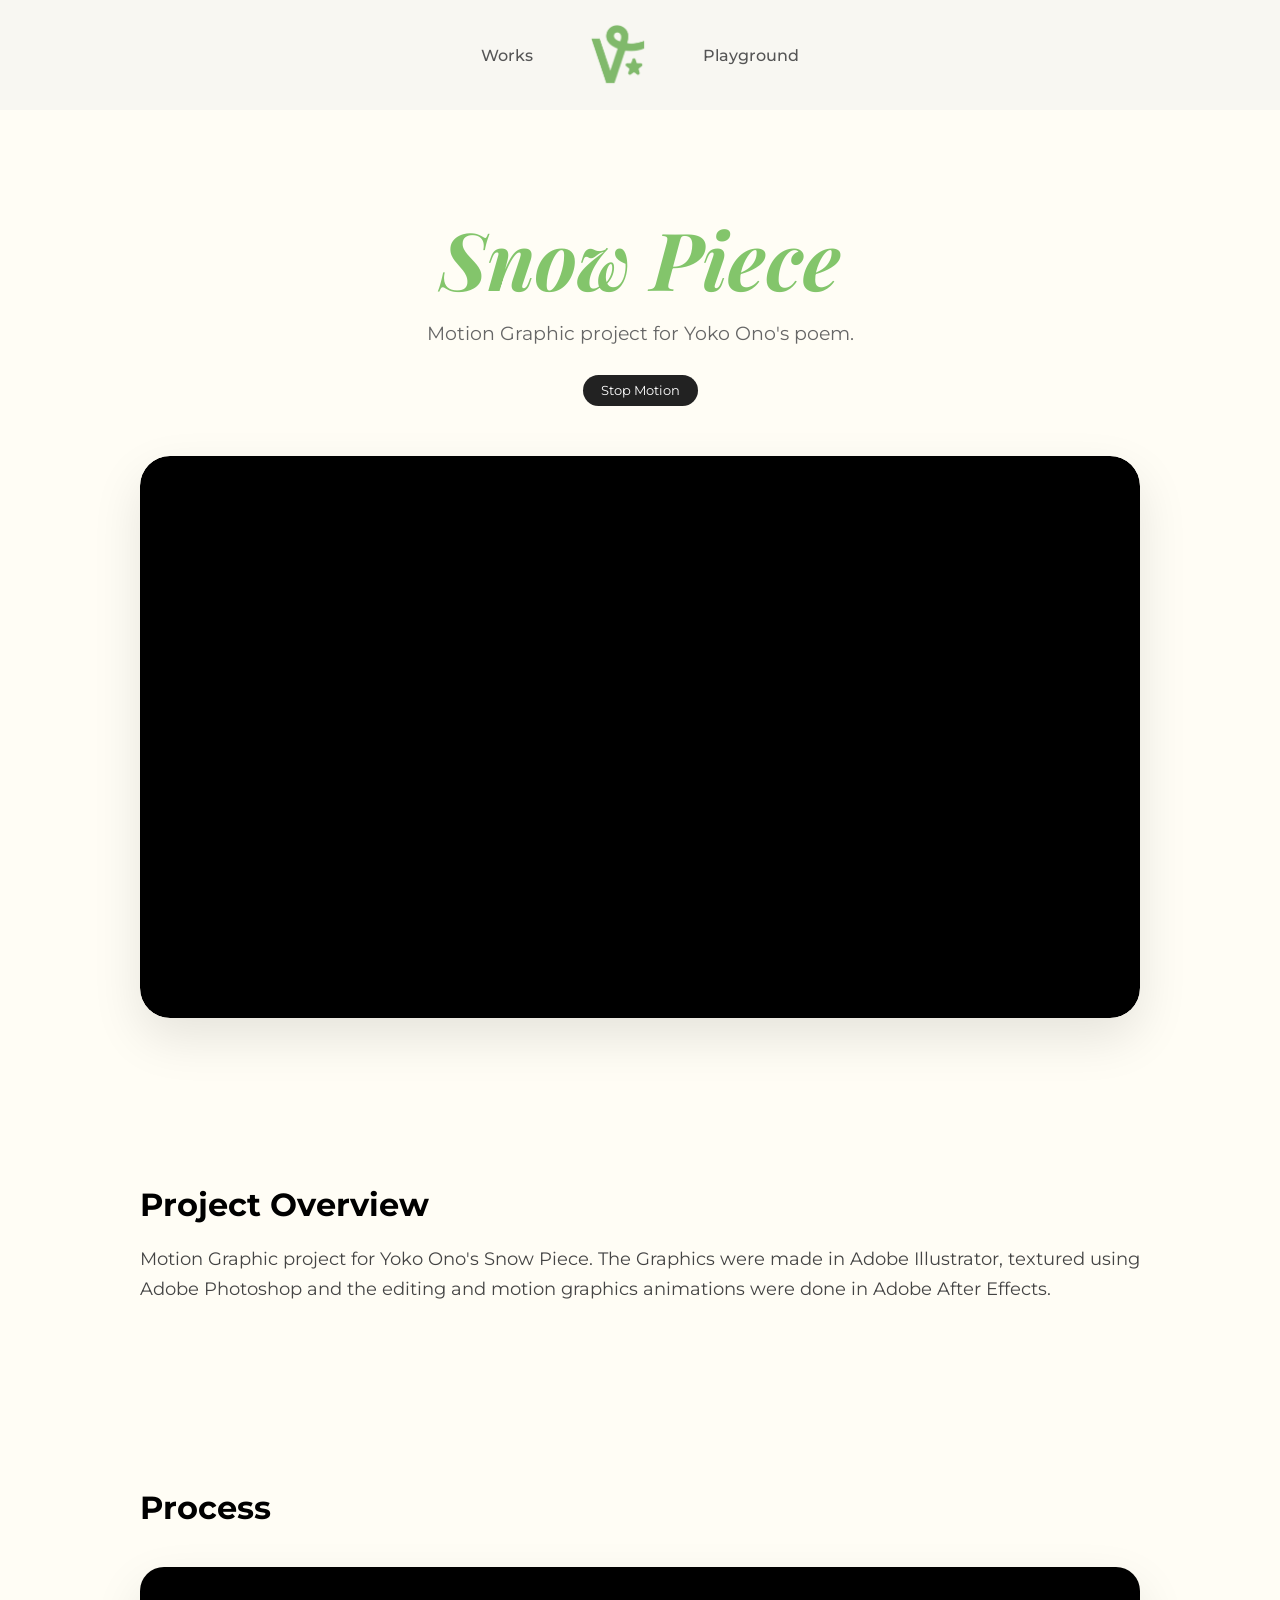
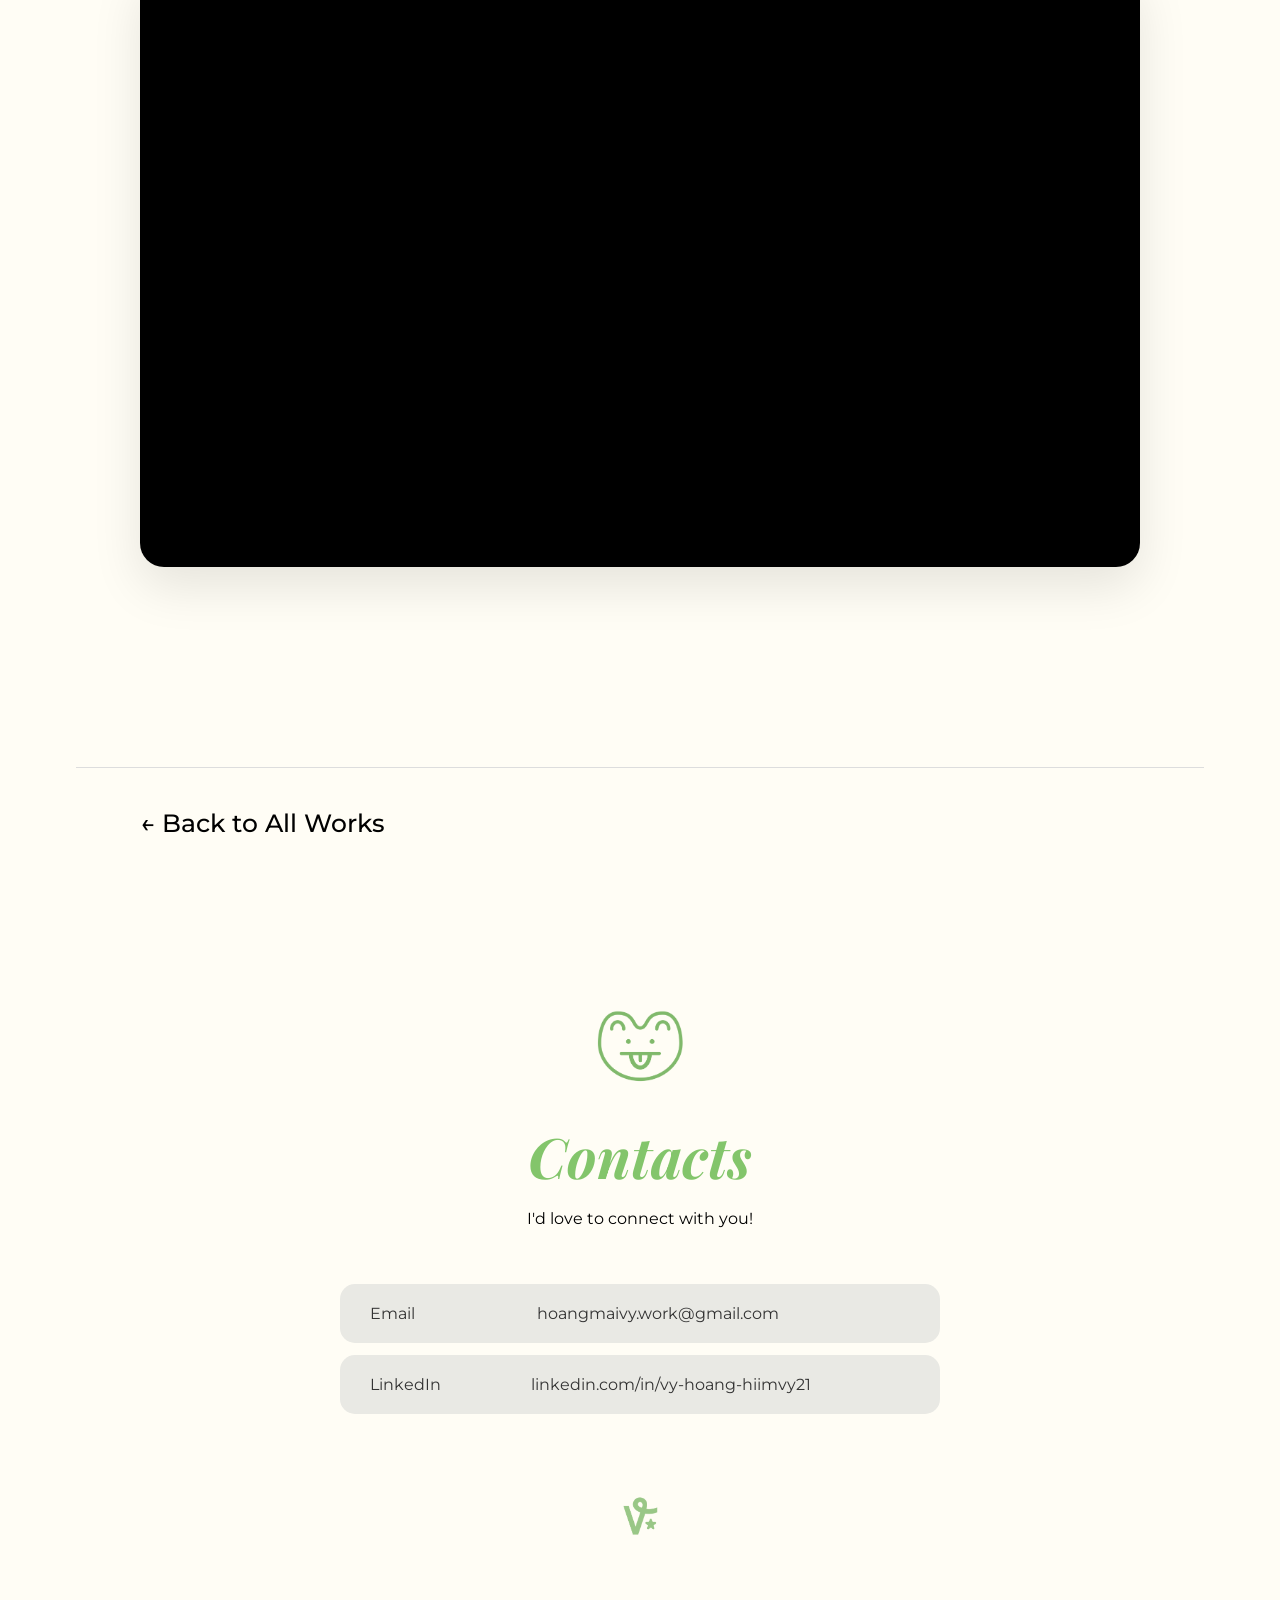
<file: project-two.html>
<!DOCTYPE html>
<html lang="en">
<head>
    <meta charset="UTF-8">
    <meta name="viewport" content="width=device-width, initial-scale=1.0">
    <title>hi im vyyy | Multimedia Designer</title>
    <!-- Basic Favicon -->
    <link rel="icon" type="image/png" href="images/favicon.png">
    <!-- Fonts -->
    <link rel="preconnect" href="https://fonts.googleapis.com">
    <link rel="preconnect" href="https://fonts.gstatic.com" crossorigin>
    <link href="https://fonts.googleapis.com/css2?family=Bubblegum+Sans&family=Englebert&family=Fugaz+One&family=Galindo&family=Montserrat:ital,wght@0,100..900;1,100..900&family=Playfair+Display:ital,wght@0,400..900;1,400..900&display=swap" rel="stylesheet">
    <!-- Link to CSS -->
    <link rel="stylesheet" href="style.css">
</head>
<body>

    <!-- NAVIGATION -->
    <nav class="nav-header">
        <a href="works.html">Works</a>
        <a href="index.html"><img src="images/logo.png" class="nav-logo" alt="logo"></a>
        <a href="playground.html">Playground</a>
    </nav>

    <!-- PROJECT HERO -->
    <header class="project-detail-hero">
        <h1>Snow Piece</h1>
        <p class="project-subtitle">Motion Graphic project for Yoko Ono's poem.</p>
        <span class="tag">Stop Motion</span>
        
        <div class="main-hero-image">
            <div class="video-container">
                <!-- Replace 'YOUR_VIDEO_ID' with the actual ID from your YouTube link -->
                <iframe 
                    src="https://www.youtube.com/embed/qHeo56_GxTQ" 
                    title="YouTube video player" 
                    frameborder="0" 
                    allow="accelerometer; autoplay; clipboard-write; encrypted-media; gyroscope; picture-in-picture; web-share" 
                    allowfullscreen>
                </iframe>
            </div>
        </div>
    </header>

    <!-- PROJECT OVERVIEW -->
    <section class="project-info-section">
        <div class="description">
                <h2>Project Overview</h2>
                <p>Motion Graphic project for Yoko Ono's Snow Piece. 
                    The Graphics were made in Adobe Illustrator, textured using Adobe Photoshop 
                    and the editing and motion graphics animations were done in Adobe After Effects.</p>
            </div>
        <!--     
        <div class="overview-grid">
            <div class="meta-info">
                <div class="info-item"><strong>Timeline:</strong> <span>3 weeks (2024)</span></div>
                <div class="info-item"><strong>My Role:</strong> <span>Lead Product Designer</span></div>
            </div>
            <div class="meta-info">
                <div class="info-item"><strong>Timeline:</strong> <span>3 weeks (2024)</span></div>
                <div class="info-item"><strong>My Role:</strong> <span>Lead Product Designer</span></div>
            </div>
        -->
        </div>
    </section>

    <!-- PROCESS IMAGES -->
    <section class="process-section">
        <h2>Process</h2>
        <!-- PDF Slideshow Container -->
        <div class="pdf-slideshow-container">
            <iframe 
                src="https://drive.google.com/file/d/1ese2zwiHoS0nb0vNvVLq7mQyDllz0JmB/preview" 
                width="100%" 
                height="600px" 
                allow="autoplay" 
                style="border: none; border-radius: 20px;">
            </iframe>
        </div>
    
    <!-- <p class="caption">Click the arrows in the viewer to flip through the process deck.</p> -->
    </section>

    <!-- BOTTOM NAVIGATION -->
    <nav class="project-pagination">
        <a href="works.html" class="back-link">← Back to All Works</a>
    </nav>

    <!-- CONTACT FOOTER (Injected via script.js) -->
    <div id="footer-placeholder"></div>

    <script src="script.js"></script>
</body>
</html>
</file>
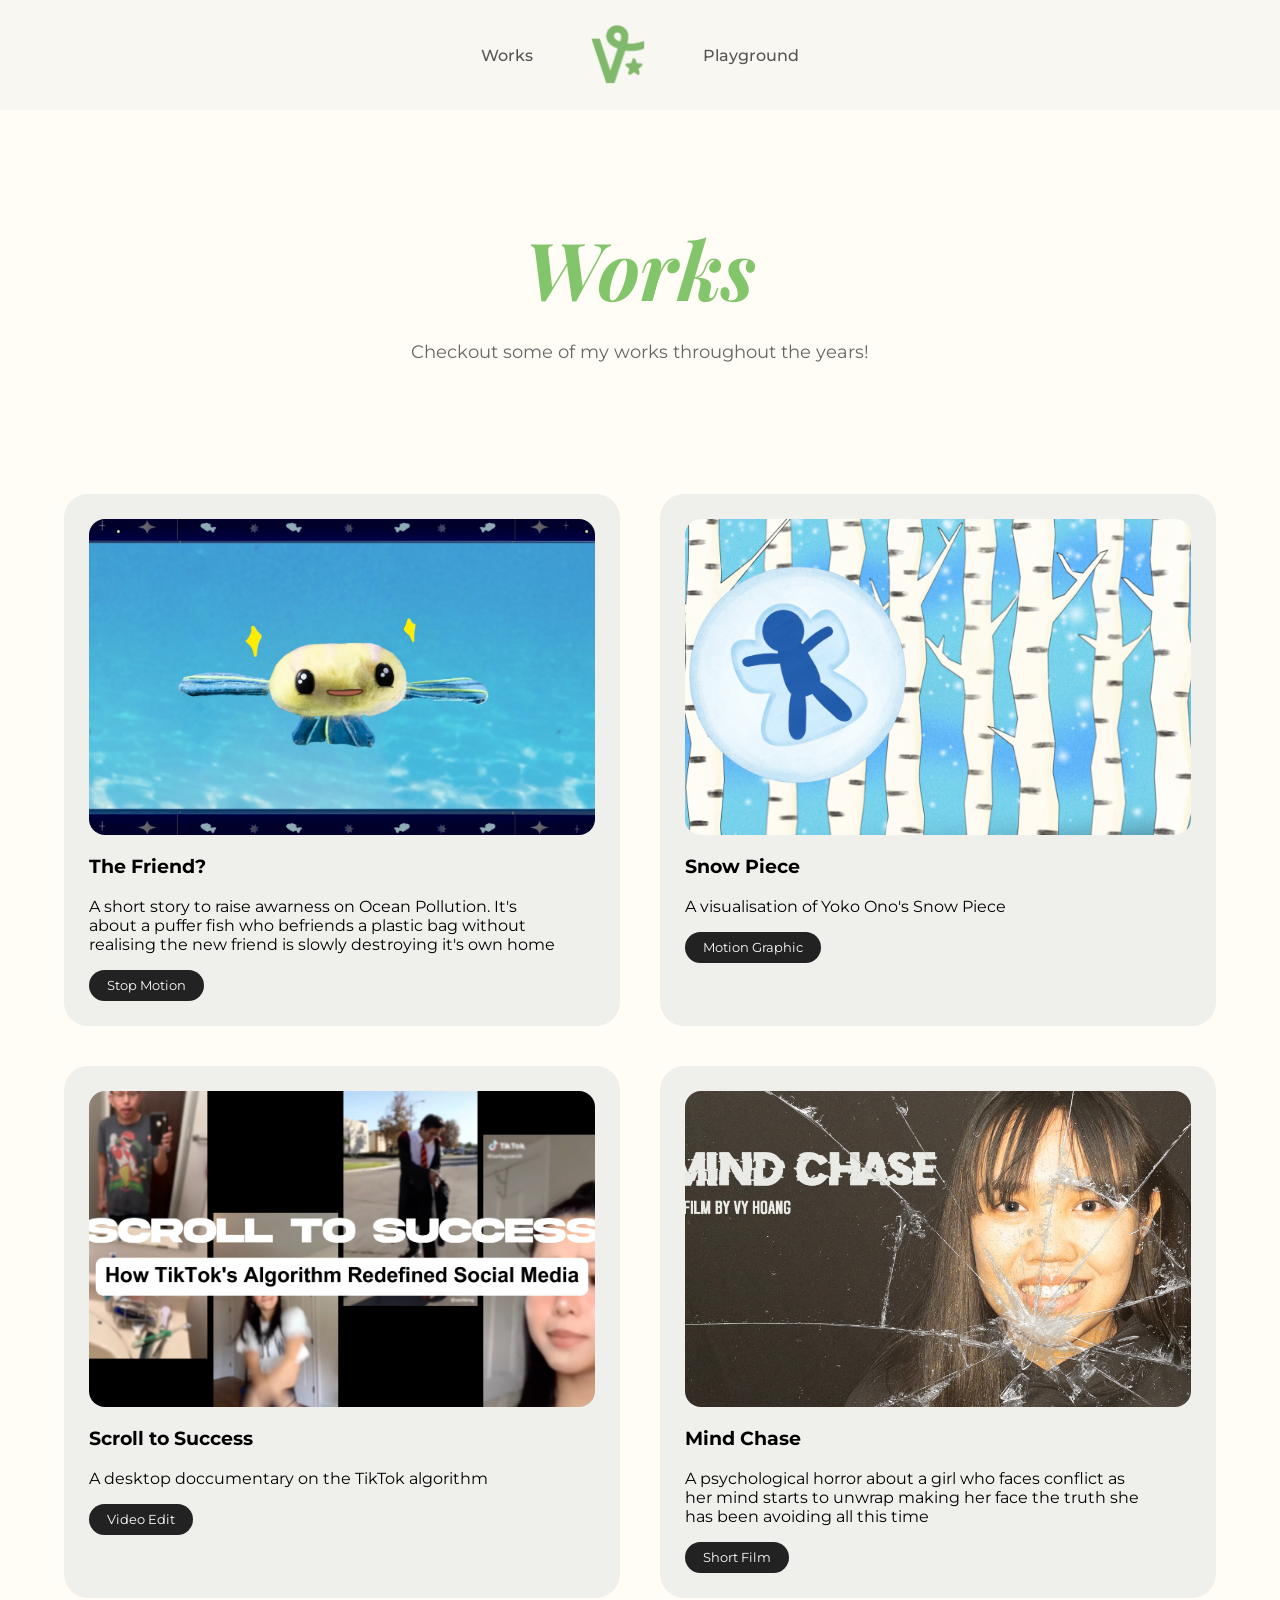
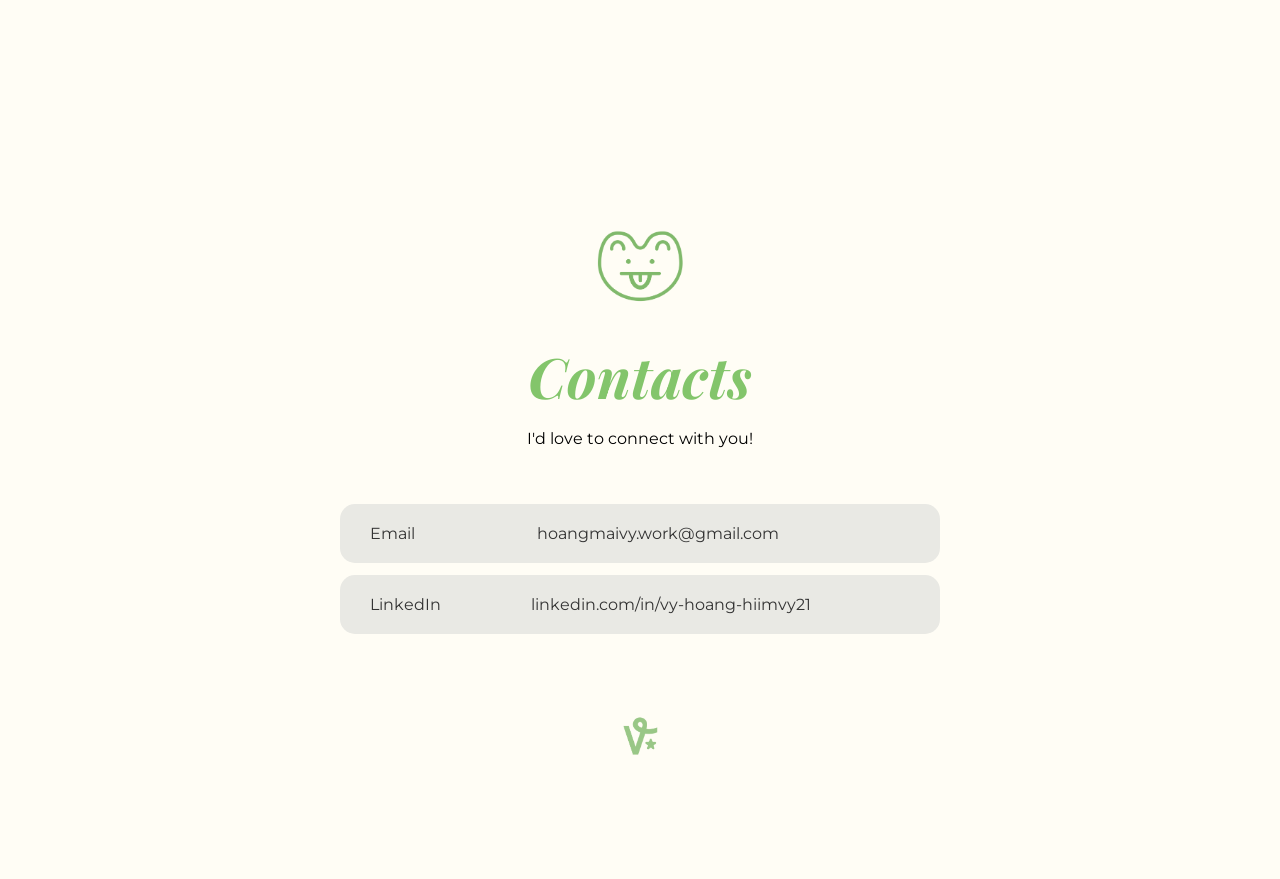
<file: works.html>
<!DOCTYPE html>
<html lang="en">
<head>
    <meta charset="UTF-8">
    <meta name="viewport" content="width=device-width, initial-scale=1.0">
    <title>hi im vyyy | Multimedia Designer</title>
    <!-- Basic Favicon -->
    <link rel="icon" type="image/png" href="images/favicon.png">
    <!-- Fonts -->
    <link rel="preconnect" href="https://fonts.googleapis.com">
    <link rel="preconnect" href="https://fonts.gstatic.com" crossorigin>
    <link href="https://fonts.googleapis.com/css2?family=Bubblegum+Sans&family=Englebert&family=Fugaz+One&family=Galindo&family=Montserrat:ital,wght@0,100..900;1,100..900&family=Playfair+Display:ital,wght@0,400..900;1,400..900&display=swap" rel="stylesheet">
    <!-- Link to CSS -->
    <link rel="stylesheet" href="style.css">
</head>
<body>

    <!-- NAVIGATION -->
    <nav class="nav-header">
        <a href="works.html">Works</a>
        <a href="index.html"><img src="images/logo.png" class="nav-logo" alt="logo"></a>
        <a href="playground.html">Playground</a>
    </nav>

    <!-- WORKS HEADER -->
    <header class="works-header">
        <h1>Works</h1>
        <p>Checkout some of my works throughout the years!</p>
    </header>

    <!-- WORKS GRID -->
    <section class="works-grid-container">
        <div class="project-grid" id="project-grid">
            
            <!-- Card 1 -->
            <a href="project-one.html" class="project-card">
                <div class="image-container">
                    <img src="images/TheFriendThumb.png" alt="TheFriend">
                    <div class="floating-btn">↗</div>
                </div>
                <h3>The Friend?</h3>
                <p>A short story to raise awarness on Ocean Pollution. 
                    It's about a puffer fish who befriends a plastic bag
                    without realising the new friend is slowly destroying it's own home</p>
                <span class="tag">Stop Motion</span>
            </a>

            <!-- Card 2 -->
            <a href="project-two.html" class="project-card">
                <div class="image-container">
                    <img src="images/SnowPieceThumb.png" alt="SnowPiece">
                    <div class="floating-btn">↗</div>
                </div>
                <h3>Snow Piece</h3>
                <p>A visualisation of Yoko Ono's Snow Piece</p>
                <span class="tag">Motion Graphic</span>
            </a>

            <!-- Card 3 -->
            <a href="project-three.html" class="project-card">
                <div class="image-container">
                    <img src="images/ScrollThumb.png" alt="ScrollToSuccess">
                    <div class="floating-btn">↗</div>
                </div>
                <h3>Scroll to Success</h3>
                <p>A desktop doccumentary on the TikTok algorithm</p>
                <span class="tag">Video Edit</span>
            </a>

            <!-- Card 4 -->
            <a href="project-four.html" class="project-card">
                <div class="image-container">
                    <img src="images/Mind Chase thumbnail.png" alt="MindChase">
                    <div class="floating-btn">↗</div>
                </div>
                <h3>Mind Chase</h3>
                <p>A psychological horror about a girl who faces conflict as her mind starts 
                    to unwrap making her face the truth she has been avoiding all this time</p>
                <span class="tag">Short Film</span>
            </a>

            <!-- Card 5 (Centered/Last) 
            <a href="#" class="project-card centered-card">
                <div class="image-container">
                    <img src="https://images.unsplash.com/photo-1541462608141-ad4d0b9d7c02?q=80&w=800" alt="MarketMingle">
                    <div class="floating-btn">↗</div>
                </div>
                <h3>MarketMingle</h3>
                <p>A marketplace connecting founders with local services and peers to foster collaboration.</p>
                <span class="tag">Marketing</span>
            </a>
            -->

        </div>

        <!-- 
        <div class="load-more-container">
            <button id="load-more-btn" class="load-more-btn">Load More</button>
        </div>
         -->
    </section>

    <!-- CONTACT FOOTER -->
    <div id="footer-placeholder"></div>

    <script src="script.js"></script>
</body>
</html>
</file>
<file: style.css>
:root {
    --bg-color: #FFFDF5;
    --primary-green: #83C56B;
    --accent-orange: #ff5c00;
    --text-gray: #555;
}

body, html {
    margin: 0; padding: 0;
    background-color: var(--bg-color);
    font-family: "Montserrat", sans-serif;
    overflow-x: hidden;
}

/* HERO */
.hero {
    position: relative; width: 100vw; height: 100vh;
    display: flex; flex-direction: column; justify-content: center; align-items: center;
    text-align: center; overflow: hidden;
}

.nav-header {
    position: absolute; top: 30px; width: 100%;
    display: flex; justify-content: center; align-items: center; gap: 40px;
    font-weight: 500; color: var(--text-gray); z-index: 20;
}

.nav-header img {
    width: 70px;      /* Adjust this number until it looks right */
    height: auto;     /* Keeps the proportions correct */
    display: block;
}

.hero-content { z-index: 10; pointer-events: none; }
.hero-content h1 { 
    font-family: "Playfair Display", serif; font-size: clamp(3rem, 8vw, 6rem); 
    font-style: italic; color: var(--primary-green); line-height: 1.1; margin: 10px 0;
}

.cta-button {
    display: inline-block; background-color: var(--accent-orange); color: white;
    padding: 15px 35px; border-radius: 50px; text-decoration: none; font-weight: bold;
    pointer-events: auto; 
    transition: transform 0.3s cubic-bezier(0.175, 0.885, 0.32, 1.275);
}

/* BURST ANIMATION */
.burst-image {
    position: absolute; width: 250px; border-radius: 12px;
    box-shadow: 0 10px 30px rgba(0,0,0,0.1); opacity: 0;
    top: 50%; left: 50%; transform: translate(-50%, -50%) scale(0);
    transition: all 1.2s cubic-bezier(0.16, 1, 0.3, 1);
}

.loaded .img-1 { top: 20%; left: 10%; transform: scale(1) rotate(-10deg); opacity: 1; }
.loaded .img-2 { top: 15%; left: 75%; transform: scale(1) rotate(15deg); opacity: 1; }
.loaded .img-3 { top: 65%; left: 8%; transform: scale(1) rotate(5deg); opacity: 1; }
.loaded .img-4 { top: 72%; left: 70%; transform: scale(1) rotate(-8deg); opacity: 1; }

/* MARQUEE */
.marquee-section { padding: 100px 0; text-align: center; }
.marquee-section h2 { font-family: 'Playfair Display', serif; font-style: italic; color: var(--primary-green); margin-bottom: 50px; }
.marquee { width: 100%; overflow: hidden; display: flex; }
.marquee-track { display: flex; gap: 30px; animation: scroll 15s linear infinite; min-width: max-content; }
.marquee-item { width: 300px; height: 400px; border-radius: 20px; overflow: hidden; }
.marquee-item img { width: 100%; height: 100%; object-fit: cover; }
@keyframes scroll { from { transform: translateX(0); } to { transform: translateX(-50%); } }



/* PROJECTS (DESIGN IN ACTION) */
.projects-section { padding: 100px 5%; max-width: 1200px; margin: 0 auto; }
.section-header h2 { font-family: 'Playfair Display', serif; font-style: italic; font-size: 4rem; color: var(--primary-green); margin: 0; }
.project-grid { display: grid; grid-template-columns: 1fr 1fr; gap: 40px; margin-top: 50px; }
.project-card { 
    background: #efefeb; padding: 25px; border-radius: 24px; text-decoration: none; color: inherit;
    transition: transform 0.6s cubic-bezier(0.34, 1.56, 0.64, 1); 
}
.project-card:hover { transform: scale(1.03); }
.image-container { 
    width: 100%;
    aspect-ratio: 16 / 10; /* This forces every box to be the exact same shape */
    border-radius: 16px; 
    overflow: hidden; 
    margin-bottom: 20px;
    background-color: #e5e5df; /* A slight tint for empty space if needed */
}
.image-container img { 
    width: 100%; 
    height: 100%; 
    display: block; 
    object-fit: cover; /* This makes the image fill the box perfectly without white gaps */
    object-position: center;
}

.floating-btn {
    position: absolute; 
    bottom: 25px; /* Aligns with card padding */
    right: 25px;  /* Aligns with card padding */
    width: 50px; 
    height: 50px;
    background: #222; 
    color: white; 
    border-radius: 50%; 
    display: flex; 
    align-items: center; 
    justify-content: center; 
    opacity: 0; 
    transform: translateY(10px);
    transition: all 0.3s ease;
    z-index: 5;
}
.project-card:hover .floating-btn { opacity: 1; transform: translateY(0); }
.tag { display: inline-block; padding: 8px 18px; background: #222; color: white; border-radius: 20px; font-size: 0.8rem; }

.project-card h3, .project-card p {
    padding-right: 40px; 
}

/* Hide extra projects by default */
.project-card.is-hidden {
    display: none;
}

/* Load More Button Styling */
.load-more-container {
    text-align: center;
    margin-top: 50px;
}

.load-more-btn {
    background-color: var(--accent-orange);
    color: white;
    border: none;
    padding: 15px 40px;
    border-radius: 50px;
    font-weight: bold;
    cursor: pointer;
    font-family: inherit;
    transition: transform 0.3s ease, background-color 0.3s ease;
}

.load-more-btn:hover {
    transform: scale(1.05);
    background-color: #e65300;
}

/* THE MAGIC: Center the last item if it's the only one in the row */
.project-card.centered-last {
    grid-column: 1 / span 2; /* Stretch across both columns */
    justify-self: center;    /* Center the card itself */
    max-width: 580px;        /* Keep it the same width as the others */
    width: 100%;
}

/* On mobile, remove the centering stretch */
@media (max-width: 768px) {
    .project-card.centered-last {
        grid-column: span 1;
    }
}



/* CONTACT (SHARED STYLES) */
.contact-section { padding: 120px 5%; text-align: center; display: flex; flex-direction: column; align-items: center; }
.contact-section h2 { font-family: 'Playfair Display', serif; font-style: italic; font-size: 3.5rem; color: var(--primary-green); margin: 0; }
.contact-container { width: 100%; max-width: 600px; margin-top: 40px; display: flex; flex-direction: column; gap: 12px; }
.contact-item { 
    background: #e9e9e4; padding: 20px 30px; border-radius: 15px; text-decoration: none; color: #333;
    display: flex; justify-content: space-between; transition: 0.3s;
}
.contact-item:hover { transform: translateY(-5px); background: #e0e0da; }
.contact-item::after { content: '↗'; opacity: 0; transition: 0.3s; }
.contact-item:hover::after { opacity: 1; }

.mascot-icon {
    width: 100px;      /* Adjust this to make it smaller/larger */
    height: auto;
    margin-bottom: 20px;
}

.footer-logo {
    width: 45px;      /* Size for the very bottom mark */
    height: auto;
    margin-top: 80px;
    opacity: 0.8;     /* Makes it look a bit more subtle */
}


/* --- SHARED NAV LOGO FIX --- */
.nav-header {
    position: fixed; /* Keep nav at top while scrolling */
    top: 0; left: 0; width: 100%;
    padding: 20px 0;
    display: flex; justify-content: center; align-items: center; gap: 50px;
    background: rgba(248, 247, 242, 0.9); /* Slight blur background */
    backdrop-filter: blur(10px);
    z-index: 1000;
}

.nav-logo {
    width: 50px; /* FIXED SIZE FOR LOGO */
    height: auto;
    transition: transform 0.3s ease;
}

.nav-logo:hover { transform: scale(1.1); }

.nav-header a {
    text-decoration: none; color: #555; font-weight: 500;
}



/* --- WORKS PAGE SPECIFIC --- */

.works-header {
    padding: 160px 5% 40px;
    text-align: center;
    max-width: 800px;
    margin: 0 auto;
}

.works-header h1 {
    font-family: 'Playfair Display', serif;
    font-style: italic;
    font-size: 5rem;
    color: var(--primary-green);
    margin-bottom: 10px;
}

.works-header p {
    font-size: 1.1rem;
    color: #666;
    line-height: 1.6;
}

.works-grid-container {
    max-width: 1200px;
    margin: 0 auto;
    padding: 20px 5% 100px;
}

/* Handling the 5th card as a centered element if desired */
.centered-card {
    grid-column: 1 / span 2; /* Makes it wide */
    max-width: 600px;        /* Limits the width to keep it looking clean */
    margin: 0 auto;          /* Centers it in that row */
}

/* Load More Button */
.load-more-container {
    margin-top: 60px;
    text-align: center;
}

.load-more-btn {
    background-color: var(--accent-orange);
    color: white;
    border: none;
    padding: 14px 40px;
    border-radius: 50px;
    font-weight: bold;
    font-family: inherit;
    cursor: pointer;
    transition: transform 0.3s cubic-bezier(0.175, 0.885, 0.32, 1.275);
}

.load-more-btn:hover {
    transform: scale(1.05);
    background-color: #e65300;
}

/* --- UPDATED NAVIGATION HOVER EFFECTS --- */

/* --- NAVIGATION LOGO (No underline, just scale) --- */
.nav-logo {
    width: 70px;
    height: auto;
    display: block;
    transition: transform 0.3s cubic-bezier(0.175, 0.885, 0.32, 1.275);
}

.nav-header a:has(.nav-logo):hover {
    transform: scale(1.1); /* Only the logo grows */
    background: none;      /* Ensures no background colors appear */
}

/* --- NAVIGATION TEXT LINKS (Underline + Lift) --- */
/* Target the 'Works' link and 'Playground' span specifically */
.nav-header a:not(:has(.nav-logo)), 
.nav-header span {
    text-decoration: none;
    color: #555;
    font-weight: 500;
    position: relative;
    cursor: pointer;
    display: inline-block;
    transition: color 0.3s ease, transform 0.3s cubic-bezier(0.175, 0.885, 0.32, 1.275);
}

/* Lift and Color change on hover for text only */
.nav-header a:not(:has(.nav-logo)):hover,
.nav-header span:hover {
    color: var(--primary-green);
    transform: translateY(-3px);
}

/* The animated underline for text only */
.nav-header a:not(:has(.nav-logo))::after,
.nav-header span::after {
    content: '';
    position: absolute;
    width: 100%;
    height: 2px;
    bottom: -6px;
    left: 0;
    background-color: var(--primary-green);
    transform: scaleX(0);
    transform-origin: bottom right;
    transition: transform 0.4s cubic-bezier(0.175, 0.885, 0.32, 1.275);
}

/* Expand underline on hover for text only */
.nav-header a:not(:has(.nav-logo)):hover::after,
.nav-header span:hover::after {
    transform: scaleX(1);
    transform-origin: bottom left;
}

/* Active State for text only */
.nav-header a.active:not(:has(.nav-logo)) {
    color: var(--primary-green);
    text-decoration: underline;
}

.nav-header a.active:not(:has(.nav-logo))::after {
    transform: scaleX(1);
}



/* RESPONSIVE MOBILE FIX */
@media (max-width: 900px) {
    .centered-card {
        grid-column: span 1;
        max-width: 100%;
    }
    .works-header h1 {
        font-size: 3.5rem;
    }
}



/* --- PROJECT DETAIL PAGES --- */
.project-detail-hero {
    padding: 150px 5% 60px;
    text-align: center;
    max-width: 1000px;
    margin: 0 auto;
}

.project-detail-hero h1 {
    font-family: 'Playfair Display', serif;
    font-style: italic;
    font-size: 5rem;
    color: var(--primary-green);
    margin-bottom: 10px;
}

.project-subtitle {
    font-size: 1.2rem;
    color: #666;
    max-width: 700px;
    margin: 0 auto 30px;
}

.main-hero-image {
    width: 100%;
    margin-top: 50px;
    border-radius: 30px;
    overflow: hidden;
    box-shadow: 0 20px 50px rgba(0,0,0,0.1);
}

.main-hero-image img { width: 100%; display: block; }

/* Overview Grid */
.project-info-section {
    padding: 80px 5%;
    max-width: 1000px;
    margin: 0 auto;
}

.overview-grid {
    display: grid;
    grid-template-columns: 2fr 2fr;
    /* gap: 60px; */
}

.meta-info {
    display: flex;
    flex-direction: column;
    gap: 15px;
    font-size: 0.95rem;
}

.meta-info strong { color: #222; }
.meta-info span { color: #666; }

.description h2 {
    font-size: 2rem;
    margin-bottom: 20px;
}

.description p {
    font-size: 1.1rem;
    line-height: 1.7;
    color: #444;
}

/* Process Gallery */
.process-section {
    padding: 60px 5%;
    max-width: 1000px;
    margin: 0 auto;
}

.process-section h2 {
    font-size: 2rem;
    margin-bottom: 40px;
}

.process-gallery {
    display: flex;
    flex-direction: column;
    gap: 40px;
}

.process-gallery img {
    width: 100%;
    border-radius: 20px;
}

/* Pagination */
.project-pagination {
    max-width: 1000px;
    margin: 100px auto 0;
    padding: 40px 5%;
    border-top: 1px solid #ddd;
    display: flex;
    justify-content: space-between;
}

.project-pagination a {
    text-decoration: none;
    color: #000000;
    font-weight: 500;
    transition: color 0.3s;
    font-size: 25px;
}

.project-pagination a:hover { color: var(--primary-green)}

/* Responsive adjustments */
@media (max-width: 768px) {
    .overview-grid { grid-template-columns: 1fr; gap: 30px; }
    .project-detail-hero h1 { font-size: 3.5rem; }
}



/* Responsive Video Container */
.video-container {
    position: relative;
    padding-bottom: 56.25%; /* 16:9 Aspect Ratio */
    height: 0;
    overflow: hidden;
    width: 100%;
    background: #000; /* Black background while loading */
    border-radius: 30px; /* Matches your project style */
}

.video-container iframe {
    position: absolute;
    top: 0;
    left: 0;
    width: 100%;
    height: 100%;
    border: none;
}

/* Ensure the hero container keeps the rounded corners you have */
.main-hero-image {
    width: 100%;
    margin-top: 50px;
    border-radius: 30px; /* Matches your project style */
    overflow: hidden;
    box-shadow: 0 20px 50px rgba(0,0,0,0.1);
}



.pdf-slideshow-container {
    width: 100%;
    max-width: 1000px; /* Adjust to match your content width */
    margin: 40px auto;
    border-radius: 24px;
    overflow: hidden; /* Clips the iframe corners */
    box-shadow: 0 20px 50px rgba(0,0,0,0.1);
    background: #000; /* Loading state background */
}

.pdf-slideshow-container iframe {
    display: block;
}

.caption {
    text-align: center;
    color: #000000;
    font-size: 1.2rem;
    margin-top: 0.1rem;
    margin-bottom: 3rem;
}


.playground-section {
        padding: 140px 5% 100px;
        max-width: 1400px;
        margin: 0 auto;
}

.playground-header {
    text-align: center;
    margin-bottom: 60px; 
}

.playground-header h1 {
    font-family: 'Playfair Display', serif;
    font-style: italic;
    font-size: 4rem;
    color: var(--primary-green);
    margin: 0;
}

/* --- THE GRID --- */
.gallery-grid {
    display: grid;
    grid-template-columns: repeat(auto-fill, minmax(350px, 1fr));
    gap: 25px;
}

/* --- GALLERY ITEM --- */
.gallery-item {
    position: relative;
    border-radius: 24px;
    overflow: hidden;
    aspect-ratio: 1 / 1; /* Makes them squares, or remove for masonry look */
    cursor: pointer;
    background: #eee;
    transition: transform 0.5s cubic-bezier(0.34, 1.56, 0.64, 1);
}

/* THE HOVER ZOOM EFFECT */
.gallery-item:hover {
    transform: scale(1.05);
    z-index: 2;
}

.gallery-item img {
    width: 100%;
    height: 100%;
    object-fit: cover;
    transition: filter 0.3s ease;
}

/* Video Overlay (Play Icon) */
.video-type::after {
    content: '▶';
    position: absolute;
    top: 50%;
    left: 50%;
    transform: translate(-50%, -50%);
    width: 60px;
    height: 60px;
    background: rgba(255, 255, 255, 0.9);
    color: #222;
    border-radius: 50%;
    display: flex;
    align-items: center;
    justify-content: center;
    font-size: 20px;
    padding-left: 5px; /* Centers the triangle better */
    opacity: 0.8;
    transition: 0.3s;
}

.gallery-item:hover::after {
    opacity: 1;
    transform: translate(-50%, -50%) scale(1.1);
}

/* Optional Caption on Hover */
.item-caption {
    position: absolute;
    bottom: 0;
    left: 0;
    right: 0;
    padding: 20px;
    background: linear-gradient(transparent, rgba(0,0,0,0.5));
    color: white;
    opacity: 0;
    transition: 0.3s;
}

.gallery-item:hover .item-caption {
    opacity: 1;
}



/* --- GALLERY STYLES --- */
.gallery-grid {
    display: grid;
    grid-template-columns: repeat(auto-fill, minmax(300px, 1fr));
    gap: 20px;
    padding: 20px;
}

.gallery-item {
    border-radius: 20px;
    overflow: hidden;
    cursor: pointer;
    transition: transform 0.5s cubic-bezier(0.34, 1.56, 0.64, 1);
    background: #eee;
}

.gallery-item:hover {
    transform: scale(1.05);
}

.gallery-item img {
    width: 100%;
    display: block;
}

/* --- LIGHTBOX OVERLAY --- */
#lightbox-overlay {
    position: fixed;
    top: 0; left: 0;
    width: 100%; height: 100%;
    z-index: 2000;
    display: flex;
    align-items: center;
    justify-content: center;
    
    /* THE MAGIC BLUR */
    background: rgba(255, 253, 245, 0.7); /* Slightly transparent version of your bg color */
    backdrop-filter: blur(15px); /* This blurs everything behind it */
    -webkit-backdrop-filter: blur(15px);
    
    transition: opacity 0.4s ease;
}

#lightbox-overlay.hidden {
    opacity: 0;
    pointer-events: none;
}

#lightbox-content {
    max-width: 90%;
    max-height: 80%;
    display: flex;
    justify-content: center;
}

#lightbox-content img {
    max-width: 100%;
    max-height: 80vh;
    border-radius: 24px;
    box-shadow: 0 30px 60px rgba(0,0,0,0.2);
}

/* Video Player Styling */
.video-wrapper {
    width: 80vw;
    aspect-ratio: 16/9;
}

.video-wrapper iframe {
    width: 100%;
    height: 100%;
    border-radius: 24px;
    border: none;
    box-shadow: 0 30px 60px rgba(0,0,0,0.2);
}

/* Close Button */
#close-btn {
    position: absolute;
    top: 40px; right: 40px;
    font-size: 50px;
    background: none;
    border: none;
    cursor: pointer;
    color: #222;
}
</file>
